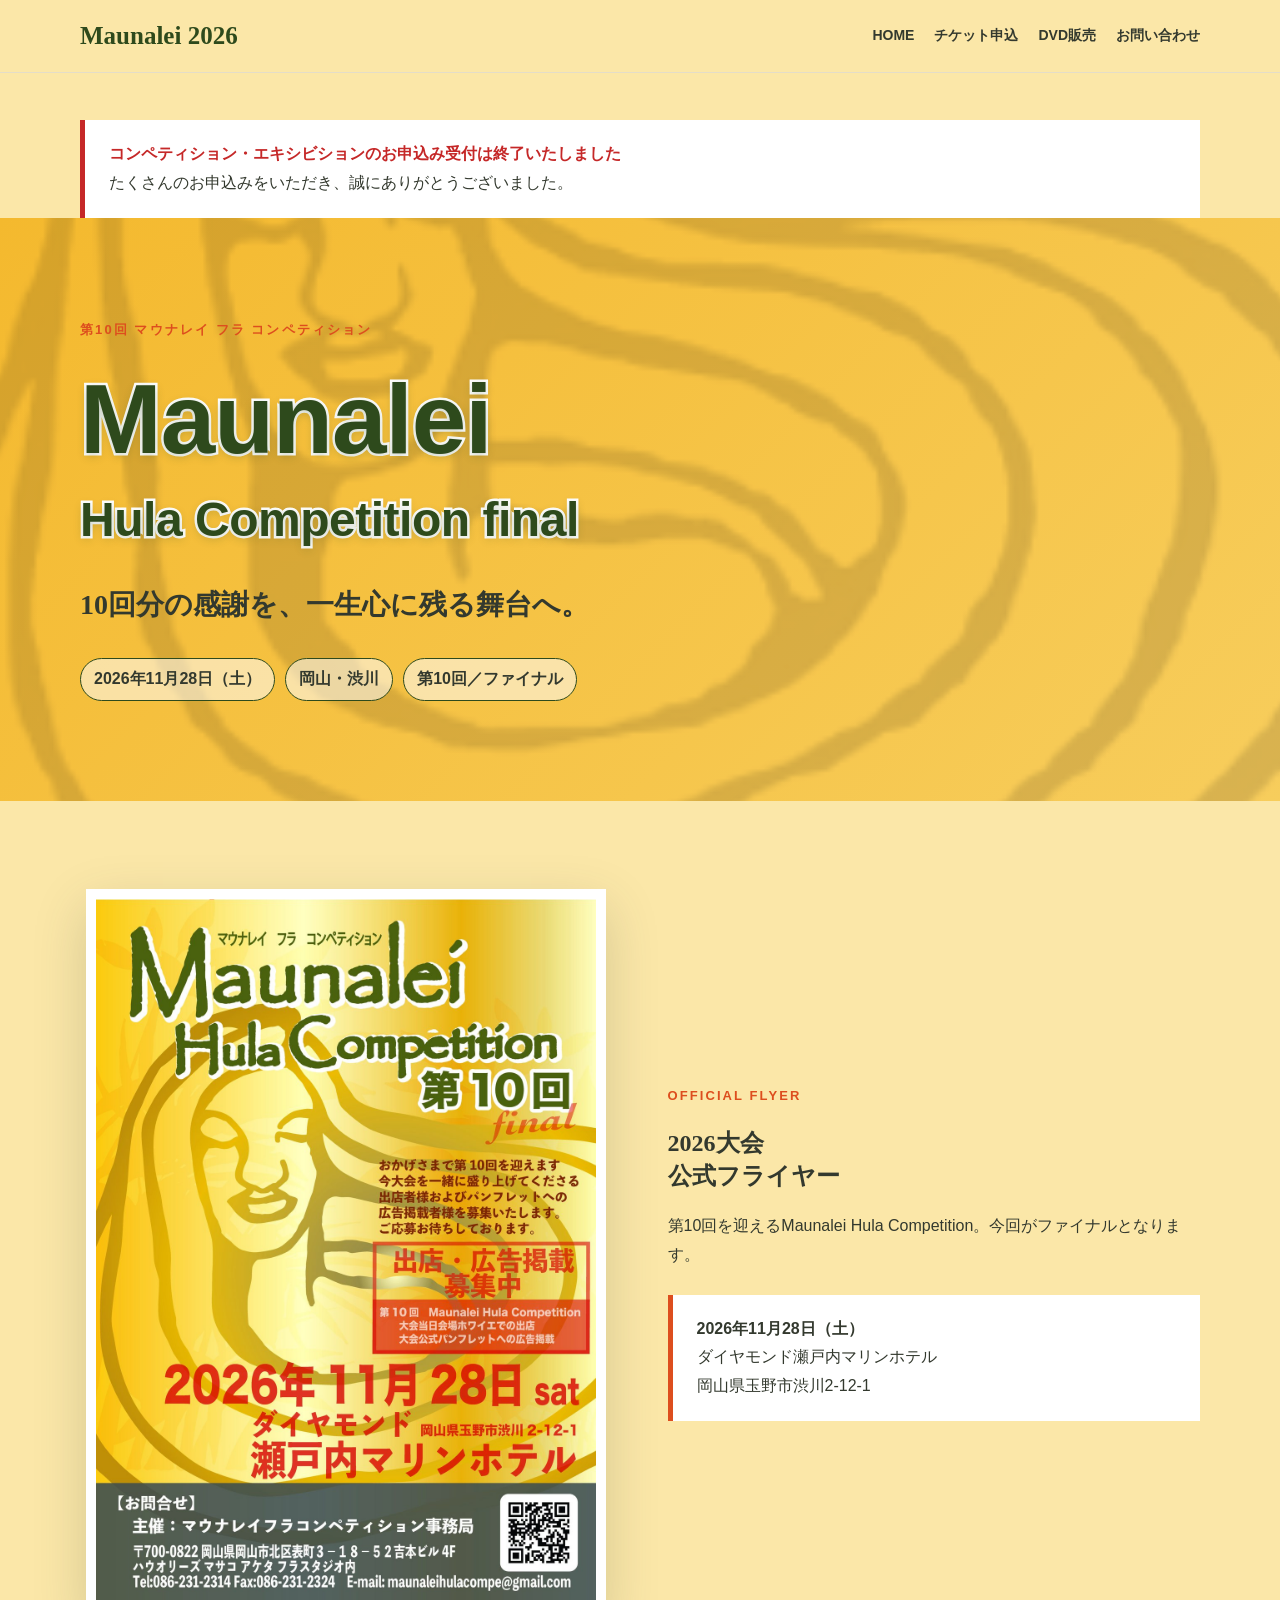
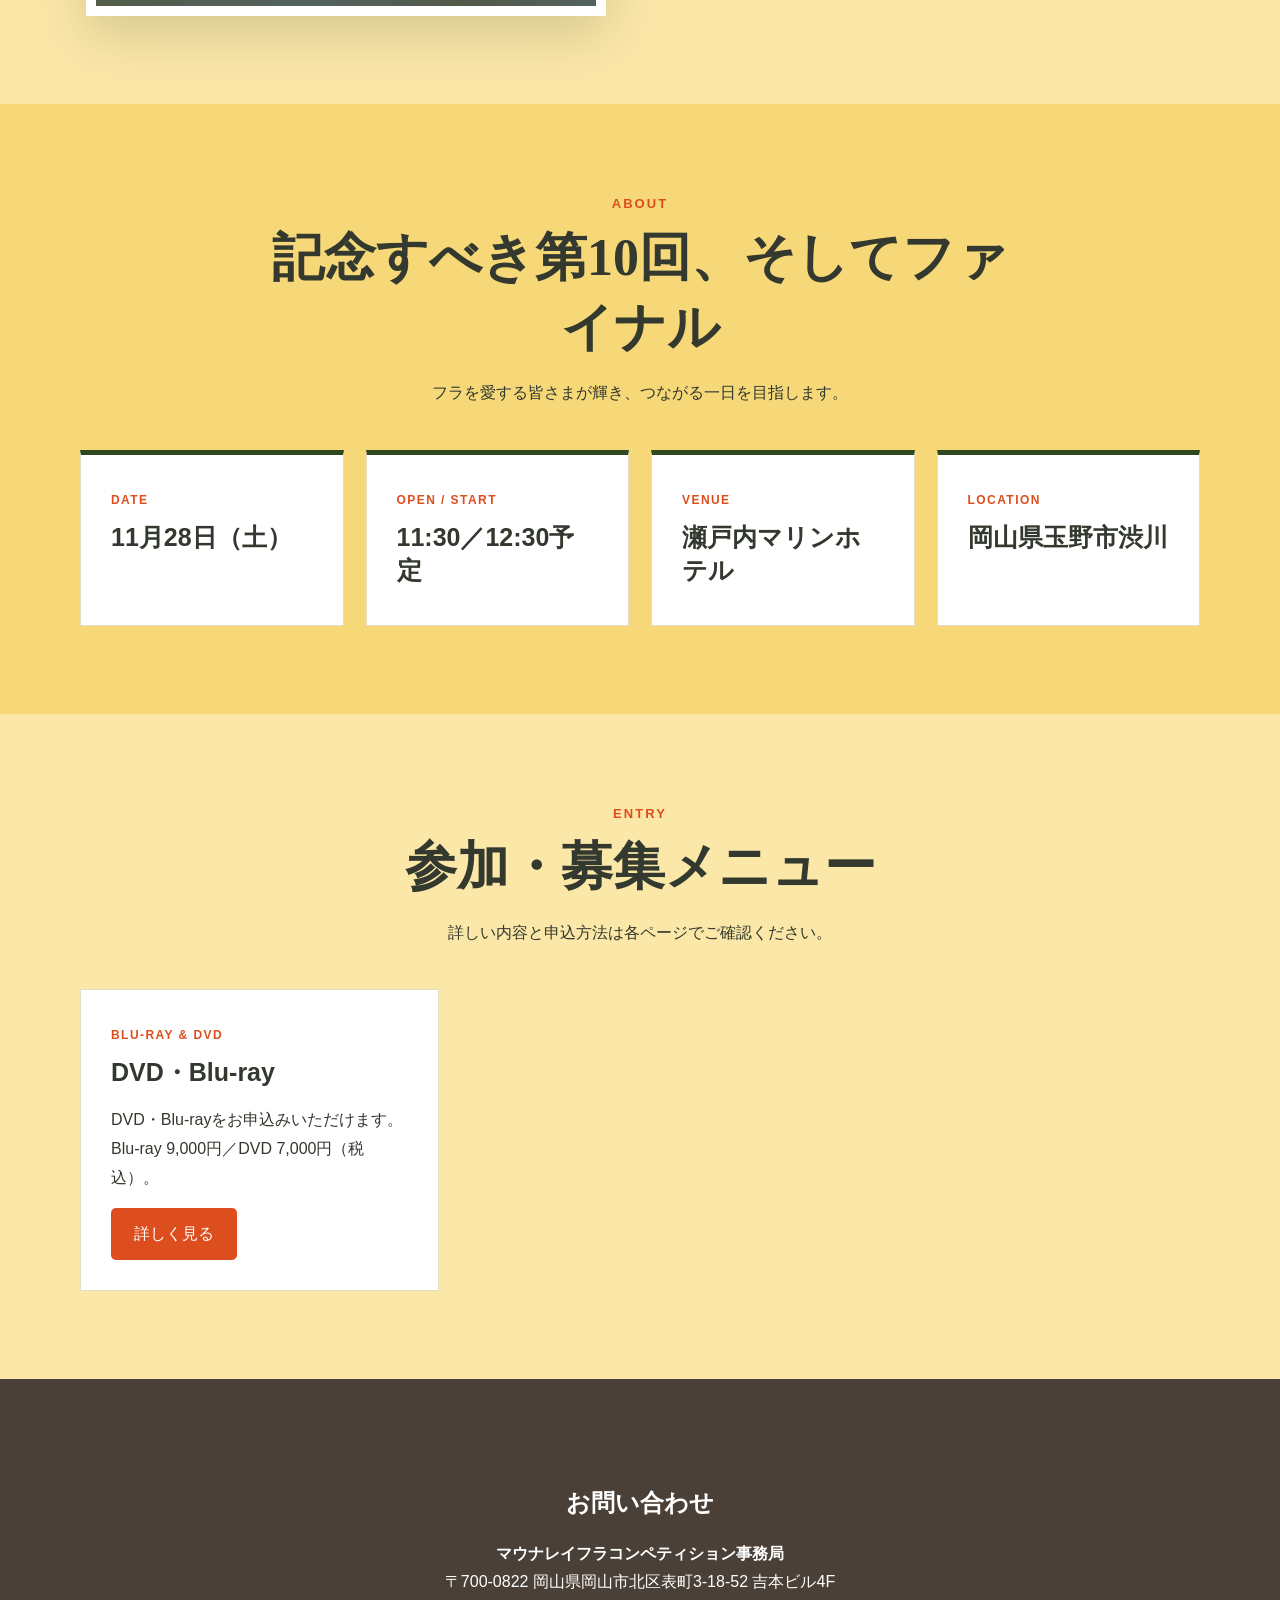
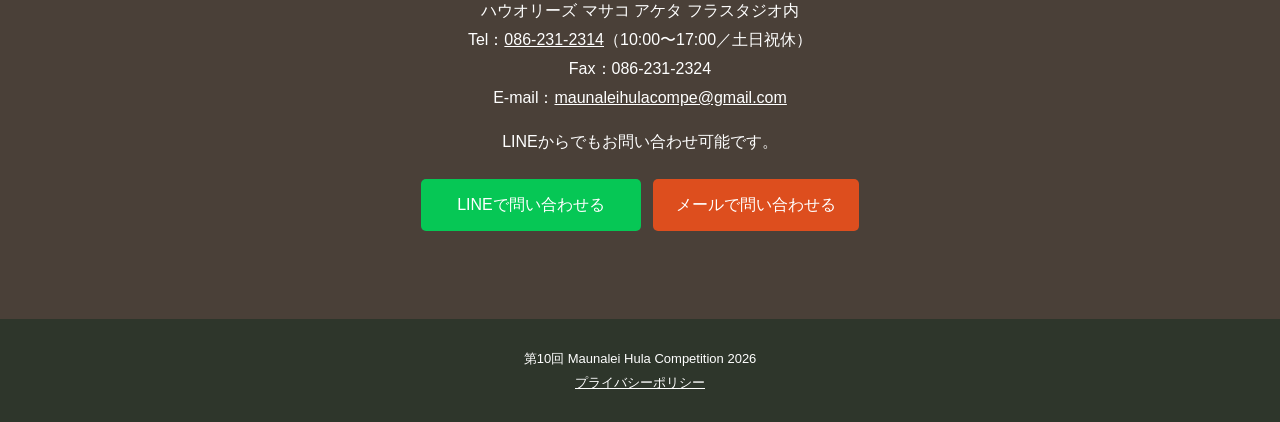
<file: 【Web公開用】このフォルダをNetlifyへアップロード/index.html>
<!doctype html><html lang="ja"><head><meta charset="utf-8"><meta name="viewport" content="width=device-width,initial-scale=1"><meta name="description" content="第10回 Maunalei Hula Competition 2026 公式サイト"><title>Maunalei Hula Competition 2026</title><link rel="canonical" href="https://maunalei2026.netlify.app/"><link rel="icon" href="assets/images/maunalei-illustration.png"><meta property="og:type" content="website"><meta property="og:locale" content="ja_JP"><meta property="og:site_name" content="Maunalei Hula Competition 2026"><meta property="og:title" content="Maunalei Hula Competition 2026"><meta property="og:description" content="第10回 Maunalei Hula Competition 2026 公式サイト。2026年11月28日（土）岡山県玉野市にて開催。"><meta property="og:url" content="https://maunalei2026.netlify.app/"><meta property="og:image" content="https://maunalei2026.netlify.app/assets/images/maunalei-flyer.jpg"><meta name="twitter:card" content="summary_large_image"><script type="application/ld+json">{"@context":"https://schema.org","@type":"Event","name":"第10回 Maunalei Hula Competition 2026","startDate":"2026-11-28T12:30:00+09:00","eventAttendanceMode":"https://schema.org/OfflineEventAttendanceMode","eventStatus":"https://schema.org/EventScheduled","location":{"@type":"Place","name":"ダイヤモンド瀬戸内マリンホテル","address":{"@type":"PostalAddress","streetAddress":"渋川2-12-1","addressLocality":"玉野市","addressRegion":"岡山県","addressCountry":"JP"}},"image":["https://maunalei2026.netlify.app/assets/images/maunalei-flyer.jpg"],"description":"第10回を迎えるMaunalei Hula Competition。今回がファイナルとなります。","offers":{"@type":"Offer","url":"https://maunalei2026.netlify.app/#contact","price":"7000","priceCurrency":"JPY","availability":"https://schema.org/InStock"},"organizer":{"@type":"Organization","name":"マウナレイフラコンペティション事務局","email":"maunaleihulacompe@gmail.com"}}</script><link rel="stylesheet" href="assets/css/style.css"><link rel="stylesheet" href="assets/css/themes.css"><link rel="stylesheet" href="assets/css/home-enhancements.css"></head><body class="theme-home">
<header class="site-header"><div class="wrap nav"><a class="brand" href="index.html">Maunalei 2026</a><button class="menu-button" aria-expanded="false" aria-label="メニューを開く">メニュー</button><nav class="nav-links" aria-label="メインナビゲーション"><a href="index.html">HOME</a><a href="ticket.html">チケット申込</a><a href="dvd.html">DVD販売</a><a href="#contact">お問い合わせ</a></nav></div></header>
<div class="wrap" style="padding:22px 0 0"><div class="notice" style="border-left-color:#c52828"><strong style="color:#c52828">コンペティション・エキシビションのお申込み受付は終了いたしました</strong><br>たくさんのお申込みをいただき、誠にありがとうございました。</div></div>
<main><section class="hero"><div class="wrap hero-grid"><div><div class="eyebrow">第10回 マウナレイ フラ コンペティション</div><h1>Maunalei<small>Hula Competition final</small></h1><p class="lead">10回分の感謝を、一生心に残る舞台へ。</p><div class="meta"><span class="pill">2026年11月28日（土）</span><span class="pill">岡山・渋川</span><span class="pill">第10回／ファイナル</span></div></div><img class="illustration" src="assets/images/maunalei-illustration.png" alt="マウナレイのイラスト"></div></section>
<section class="section"><div class="wrap split"><img class="flyer" src="assets/images/maunalei-flyer.jpg" alt="第10回 Maunalei Hula Competition 2026 フライヤー"><div><div class="eyebrow">OFFICIAL FLYER</div><h2>2026大会<br>公式フライヤー</h2><p>第10回を迎えるMaunalei Hula Competition。今回がファイナルとなります。</p><div class="notice"><strong>2026年11月28日（土）</strong><br>ダイヤモンド瀬戸内マリンホテル<br>岡山県玉野市渋川2-12-1</div></div></div></section>
<section class="section alt"><div class="wrap"><div class="section-head"><div class="eyebrow">ABOUT</div><h2>記念すべき第10回、そしてファイナル</h2><p>フラを愛する皆さまが輝き、つながる一日を目指します。</p></div><div class="grid-4 facts"><div class="card"><span class="tag">DATE</span><h3>11月28日（土）</h3></div><div class="card"><span class="tag">OPEN / START</span><h3>11:30／12:30予定</h3></div><div class="card"><span class="tag">VENUE</span><h3>瀬戸内マリンホテル</h3></div><div class="card"><span class="tag">LOCATION</span><h3>岡山県玉野市渋川</h3></div></div></div></section>
<section class="section"><div class="wrap"><div class="section-head"><div class="eyebrow">ENTRY</div><h2>参加・募集メニュー</h2><p>詳しい内容と申込方法は各ページでご確認ください。</p></div><div class="grid-3"><article class="card" data-close-from="2026-11-28T00:00:00+09:00"><span class="tag">TICKET</span><h3>観覧チケット</h3><p>大会当日の観覧チケットをお申込みいただけます。1枚 7,000円。</p><a class="button" href="ticket.html">詳しく見る</a></article><article class="card"><span class="tag">BLU-RAY & DVD</span><h3>DVD・Blu-ray</h3><p>DVD・Blu-rayをお申込みいただけます。Blu-ray 9,000円／DVD 7,000円（税込）。</p><a class="button" href="dvd.html">詳しく見る</a></article></div></div></section>
<section class="section dark contact" id="contact"><div class="wrap"><h2>お問い合わせ</h2><address><strong>マウナレイフラコンペティション事務局</strong><br>〒700-0822 岡山県岡山市北区表町3-18-52 吉本ビル4F<br>ハウオリーズ マサコ アケタ フラスタジオ内<br>Tel：<a href="tel:0862312314">086-231-2314</a>（10:00〜17:00／土日祝休）<br>Fax：086-231-2324<br>E-mail：<a href="mailto:maunaleihulacompe@gmail.com">maunaleihulacompe@gmail.com</a></address><p>LINEからでもお問い合わせ可能です。</p><div class="button-row"><a class="button line line-contact" href="https://lin.ee/UPihFSe" target="_blank" rel="noopener">LINEで問い合わせる</a><a class="button" href="mailto:maunaleihulacompe@gmail.com?subject=Maunalei 2026について">メールで問い合わせる</a></div></div></section></main>
<footer class="site-footer"><div>第10回 Maunalei Hula Competition 2026</div><a href="privacy.html">プライバシーポリシー</a></footer><script src="assets/js/main.js"></script></body></html>
</file>
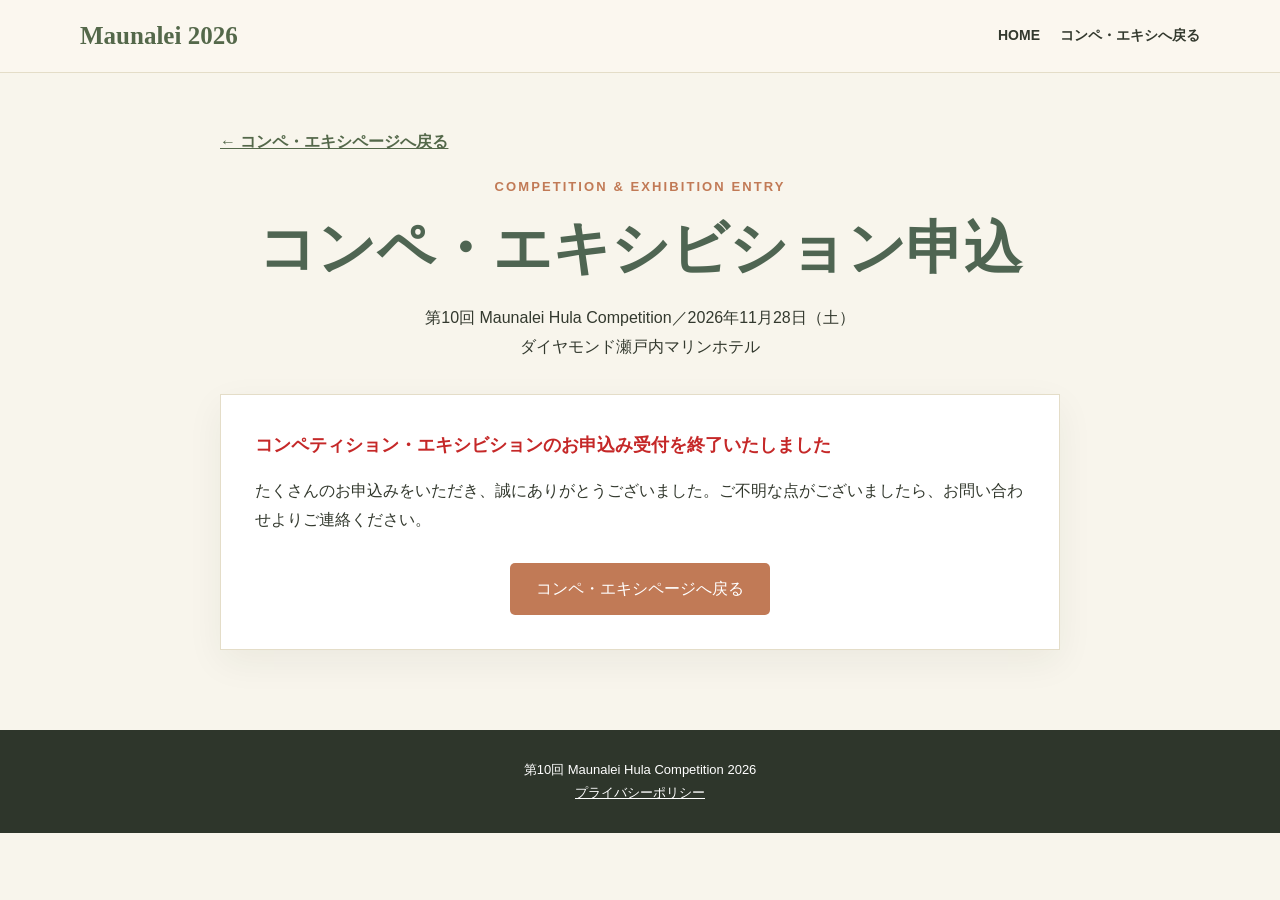
<file: 【Web公開用】このフォルダをNetlifyへアップロード/apply-competition.html>
<!doctype html><html lang="ja"><head><meta charset="utf-8"><meta name="viewport" content="width=device-width,initial-scale=1"><title>コンペ・エキシビション申込｜Maunalei 2026</title><link rel="icon" href="assets/images/maunalei-illustration.png"><link rel="stylesheet" href="assets/css/style.css"><link rel="stylesheet" href="assets/css/themes.css"><link rel="stylesheet" href="assets/css/forms.css"><link rel="stylesheet" href="assets/css/postal.css"></head><body class="theme-competition form-page"><header class="site-header"><div class="wrap nav"><a class="brand" href="index.html">Maunalei 2026</a><nav class="nav-links"><a href="index.html">HOME</a><a href="competition.html">コンペ・エキシへ戻る</a></nav></div></header><main class="form-shell"><a class="back-link" href="competition.html">← コンペ・エキシページへ戻る</a><div class="form-intro"><div class="eyebrow">COMPETITION &amp; EXHIBITION ENTRY</div><h1>コンペ・エキシビション申込</h1><p>第10回 Maunalei Hula Competition／2026年11月28日（土）<br>ダイヤモンド瀬戸内マリンホテル</p></div>
<section class="form-card"><p style="color:#c52828;font-weight:700;font-size:18px;margin:0 0 12px">コンペティション・エキシビションのお申込み受付を終了いたしました</p><p>たくさんのお申込みをいただき、誠にありがとうございました。ご不明な点がございましたら、お問い合わせよりご連絡ください。</p><div class="submit-row"><a class="button" href="competition.html">コンペ・エキシページへ戻る</a></div></section></main><footer class="site-footer"><div>第10回 Maunalei Hula Competition 2026</div><a href="privacy.html">プライバシーポリシー</a></footer></body></html>
</file>
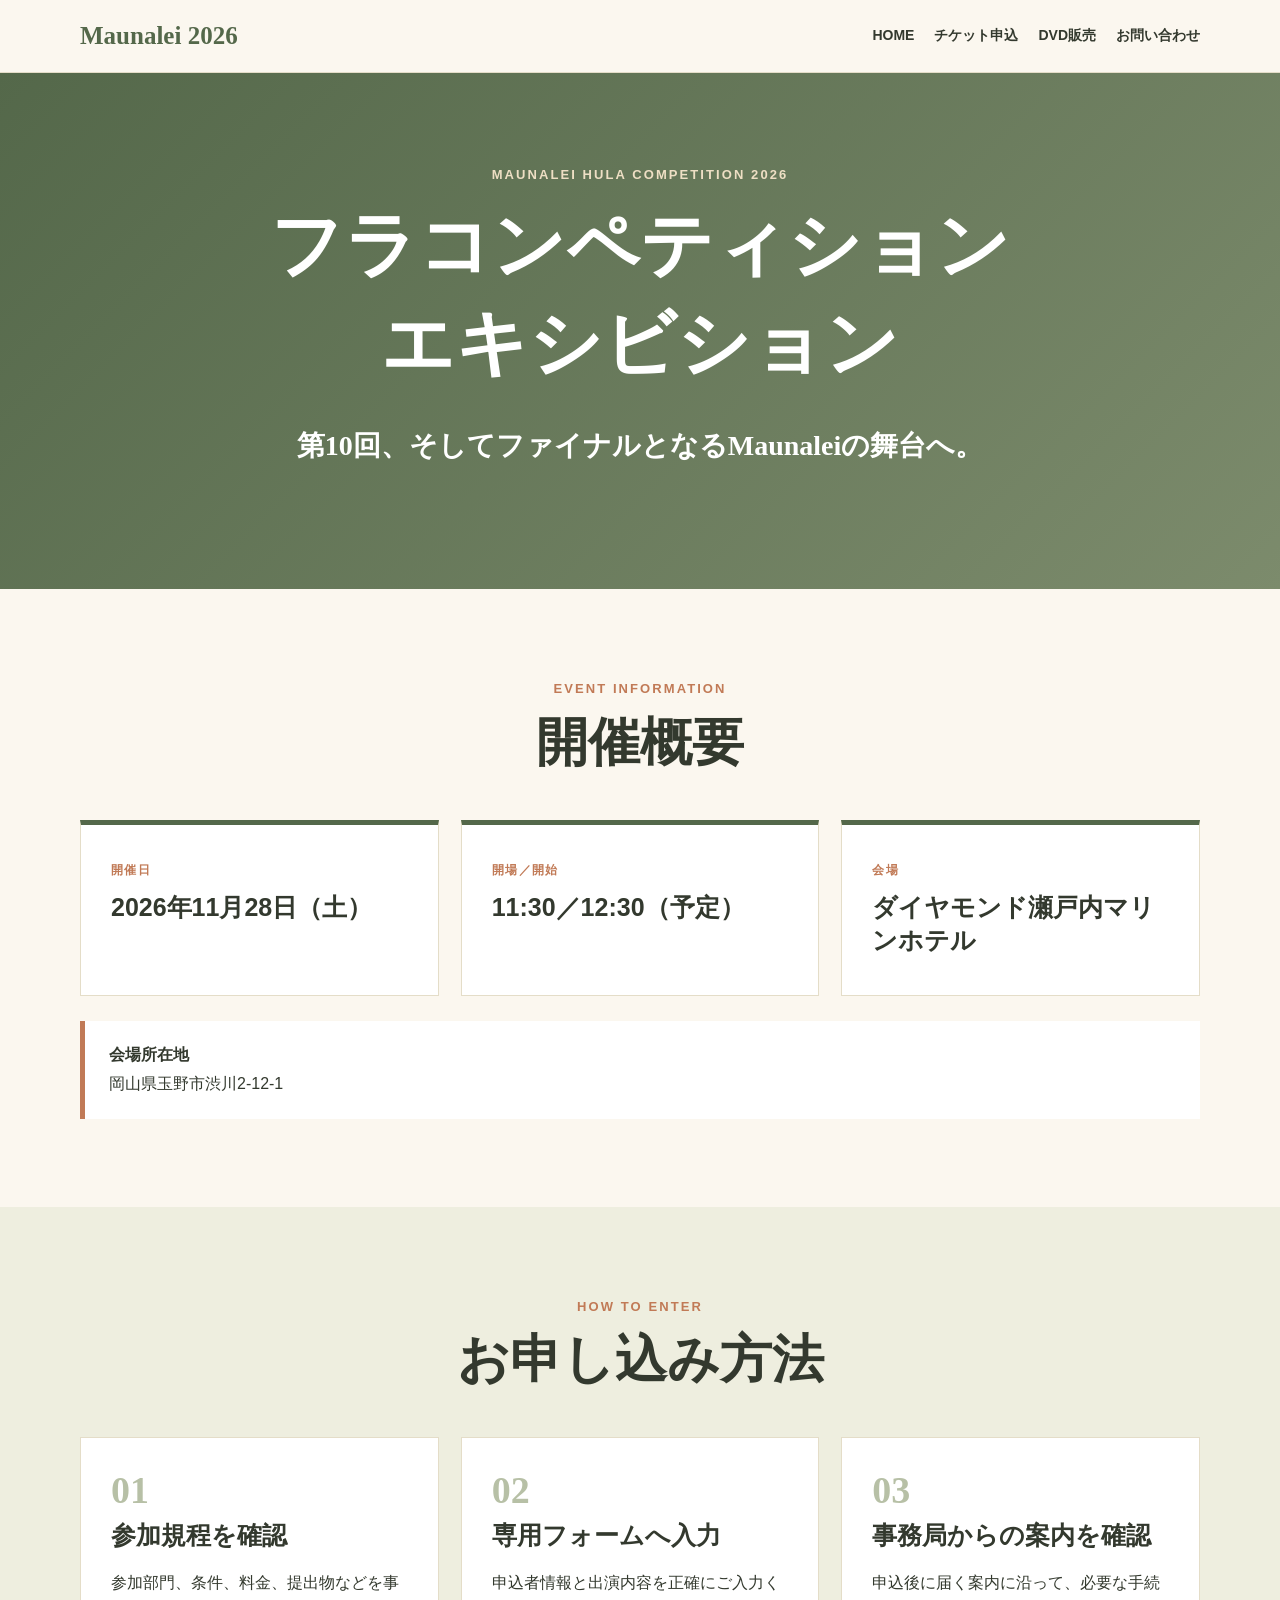
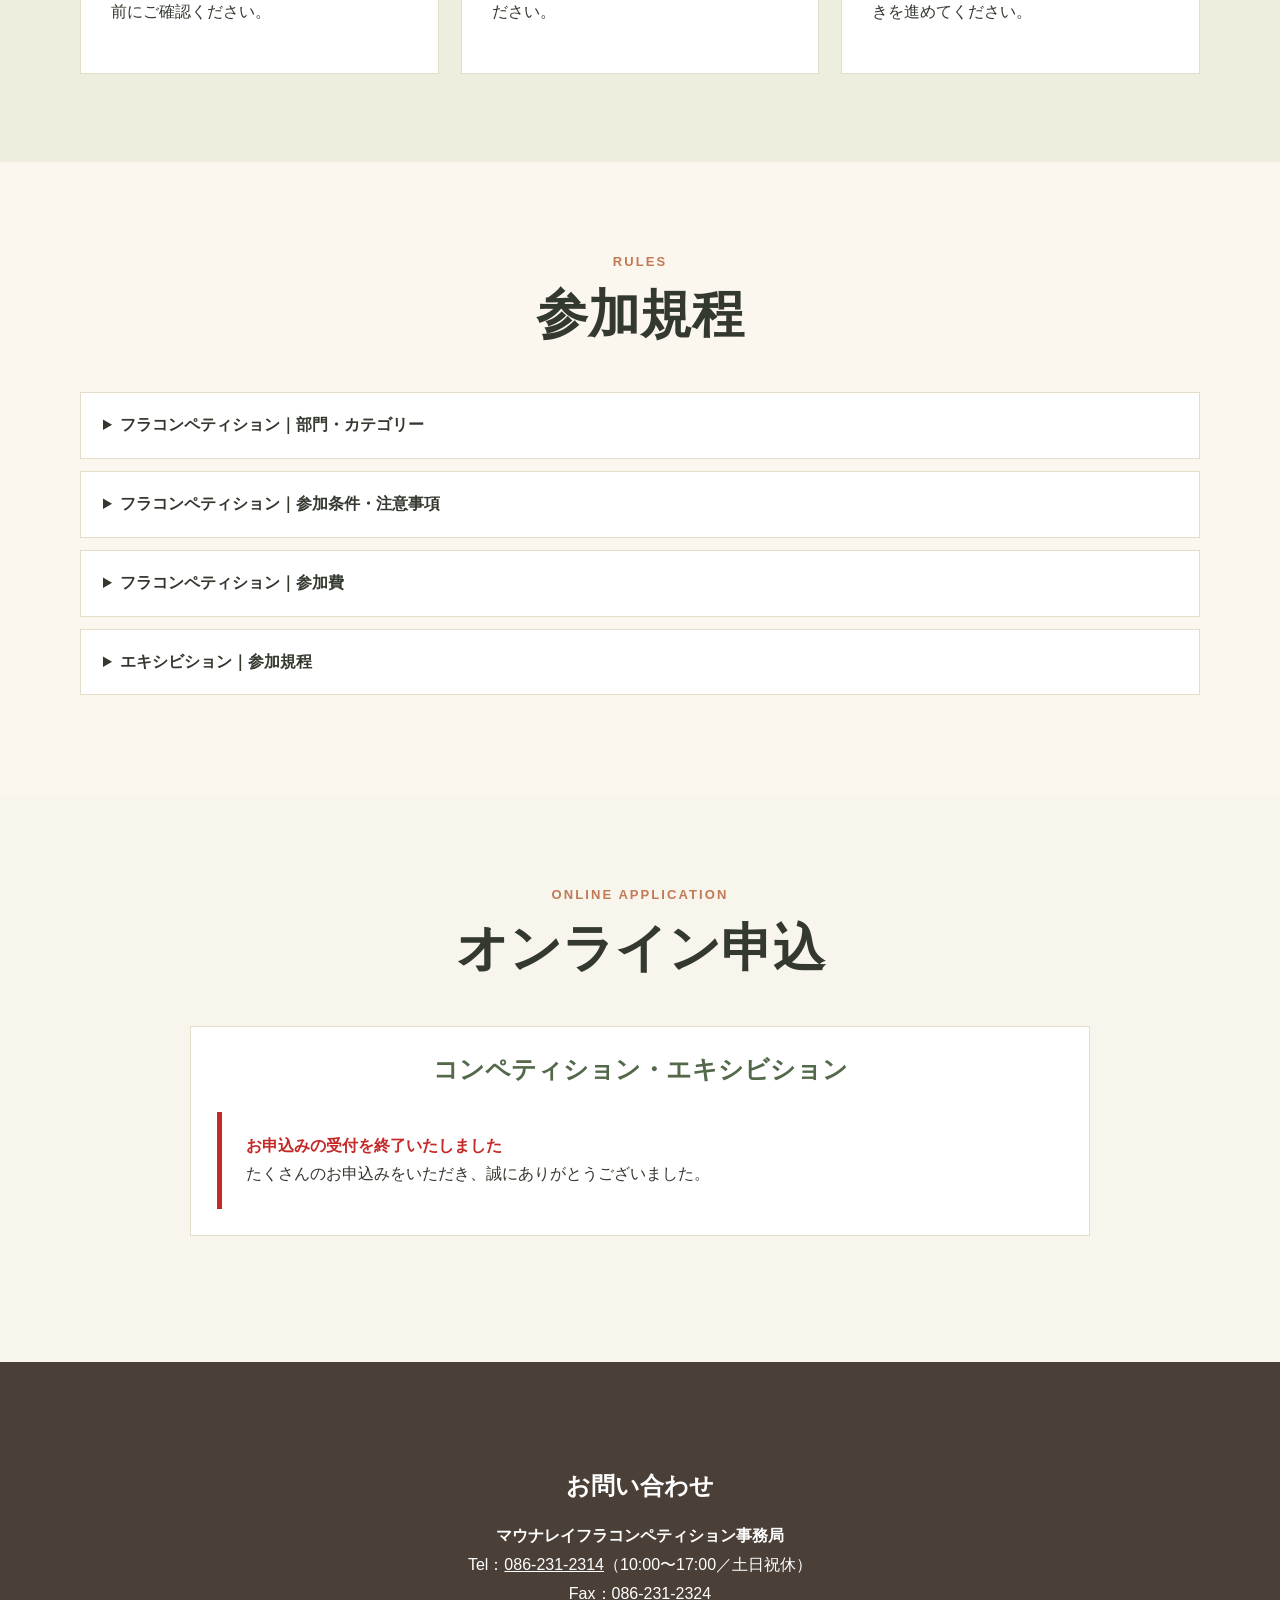
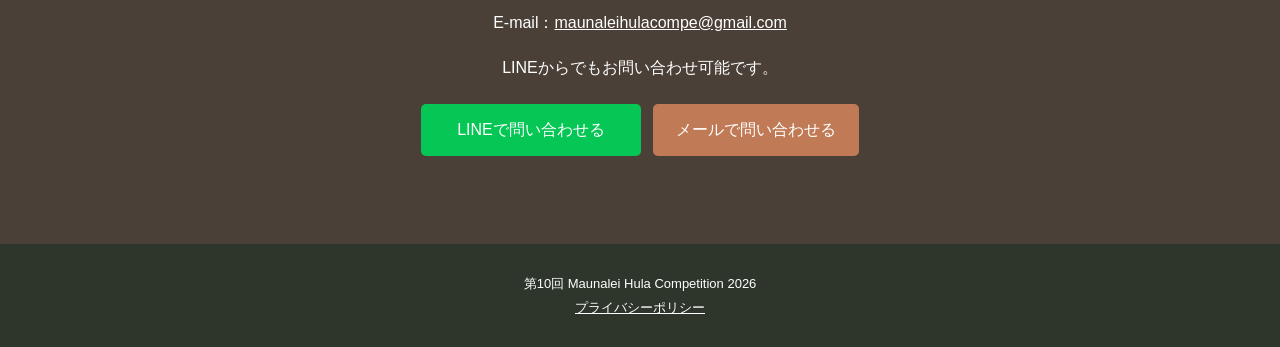
<file: 【Web公開用】このフォルダをNetlifyへアップロード/competition.html>
<!doctype html><html lang="ja"><head><meta charset="utf-8"><meta name="viewport" content="width=device-width,initial-scale=1"><meta name="description" content="Maunalei 2026 フラコンペティション・エキシビション参加案内"><title>コンペティション・エキシビション｜Maunalei 2026</title><link rel="canonical" href="https://maunalei2026.netlify.app/competition.html"><link rel="icon" href="assets/images/maunalei-illustration.png"><meta property="og:type" content="website"><meta property="og:locale" content="ja_JP"><meta property="og:site_name" content="Maunalei Hula Competition 2026"><meta property="og:title" content="コンペティション・エキシビション｜Maunalei 2026"><meta property="og:description" content="Maunalei 2026 フラコンペティション・エキシビション参加案内"><meta property="og:url" content="https://maunalei2026.netlify.app/competition.html"><meta property="og:image" content="https://maunalei2026.netlify.app/assets/images/maunalei-flyer.jpg"><meta name="twitter:card" content="summary_large_image"><link rel="stylesheet" href="assets/css/style.css"><link rel="stylesheet" href="assets/css/themes.css"><link rel="stylesheet" href="assets/css/embedded-forms.css"></head><body class="theme-competition">
<header class="site-header"><div class="wrap nav"><a class="brand" href="index.html">Maunalei 2026</a><button class="menu-button" aria-expanded="false" aria-label="メニューを開く">メニュー</button><nav class="nav-links"><a href="index.html">HOME</a><a href="ticket.html">チケット申込</a><a href="dvd.html">DVD販売</a><a href="#contact">お問い合わせ</a></nav></div></header>
<main><section class="page-hero"><div class="wrap"><div class="eyebrow">MAUNALEI HULA COMPETITION 2026</div><h1>フラコンペティション<br>エキシビション</h1><p class="lead">第10回、そしてファイナルとなるMaunaleiの舞台へ。</p></div></section>
<section class="section"><div class="wrap"><div class="section-head"><div class="eyebrow">EVENT INFORMATION</div><h2>開催概要</h2></div><div class="grid-3 facts"><div class="card"><span class="tag">開催日</span><h3>2026年11月28日（土）</h3></div><div class="card"><span class="tag">開場／開始</span><h3>11:30／12:30（予定）</h3></div><div class="card"><span class="tag">会場</span><h3>ダイヤモンド瀬戸内マリンホテル</h3></div></div><div class="notice"><strong>会場所在地</strong><br>岡山県玉野市渋川2-12-1</div></div></section>
<section class="section alt"><div class="wrap"><div class="section-head"><div class="eyebrow">HOW TO ENTER</div><h2>お申し込み方法</h2></div><div class="grid-3 steps"><div class="card step"><h3>参加規程を確認</h3><p>参加部門、条件、料金、提出物などを事前にご確認ください。</p></div><div class="card step"><h3>専用フォームへ入力</h3><p>申込者情報と出演内容を正確にご入力ください。</p></div><div class="card step"><h3>事務局からの案内を確認</h3><p>申込後に届く案内に沿って、必要な手続きを進めてください。</p></div></div></div></section>
<section class="section" id="rules"><div class="wrap"><div class="section-head"><div class="eyebrow">RULES</div><h2>参加規程</h2></div><details><summary>フラコンペティション｜部門・カテゴリー</summary><div class="detail"><p><strong>グループ部門</strong>（アウアナのみ／1グループ3名以上）</p><ul class="check-list"><li>Kupuna（おおよそ58歳以上・女性）</li><li>Lokomaikai（おおよそ35〜58歳・女性）</li><li>Wahine（おおよそ20〜35歳・女性）</li><li>Opio（おおよそ12〜20歳・女性）</li><li>Kaikamahine（おおよそ6〜15歳・女性）</li><li>Kane（おおよそ15歳以上・男性）</li><li>Keiki Kane（おおよそ6〜15歳・男性）</li><li>Combine（年齢自由・混合）</li></ul><p><strong>ソロ部門</strong>（アウアナのみ／Combineを除く同カテゴリー）</p><p>年齢は2026年11月28日現在で判定します。</p></div></details><details><summary>フラコンペティション｜参加条件・注意事項</summary><div class="detail"><ul class="check-list"><li>ダンサーは日本在住であること。</li><li>クムフラ（先生または代表者）はダンサーとして出場できません。</li><li>同一人物が複数カテゴリーに出場することはできません（グループとソロの併願は可）。</li><li>各ハーラウのエントリーは1カテゴリーにつき1組までです。</li><li>音源はCDのみです。</li><li>造花・人工の花材は使用できません。</li><li>お申込み後、ファクトシート・デモ音源CD・参加者名簿・写真などの必要書類をご提出いただきます。</li><li>ハワイからジャッジをお迎えする予定です（後日発表）。</li><li>同カテゴリーで曲目が重複する場合は、お申込み順とします。</li><li>演技構成はKai（入場曲）・Mele（メイン曲）・Hoi（退場曲）です。</li><li>演技時間は8分間以内です。超過した場合は減点の対象となります。</li></ul></div></details><details><summary>フラコンペティション｜参加費</summary><div class="detail"><ul class="check-list"><li>ハーラウエントリー代：各ハーラウ 20,000円（コンペティションに出場するハーラウのみ対象です。エキシビションのみの出演には不要です）</li><li>カテゴリー別エントリー代：グループ1カテゴリー 50,000円／ソロ1カテゴリー 50,000円</li></ul></div></details><details><summary>エキシビション｜参加規程</summary><div class="detail"><ul class="check-list"><li>1グループごとの参加人数は問いません。</li><li>音源は原則CDのみです。</li><li>1曲5分間以内です。</li><li>1ハーラウにつき1枠までです。</li><li>当日午前中にリハーサル（場当たりのみ）を予定しています。</li><li>エキシビションステージでもジャッジからコメントをいただく予定です。</li><li>出演者用の観覧席はございません。別途、観覧チケットをお買い求めください。</li><li>参加費：1曲 30,000円</li></ul></div></details></div></section>
<section class="section embedded-forms" id="application"><div class="wrap"><div class="section-head"><div class="eyebrow">ONLINE APPLICATION</div><h2>オンライン申込</h2></div><div class="application-block"><h3>コンペティション・エキシビション</h3><div class="notice" style="border-left-color:#c52828"><strong style="color:#c52828">お申込みの受付を終了いたしました</strong><br>たくさんのお申込みをいただき、誠にありがとうございました。</div></div></div></section><!-- application-end --><section class="section dark contact" id="contact"><div class="wrap"><h2>お問い合わせ</h2><address><strong>マウナレイフラコンペティション事務局</strong><br>Tel：<a href="tel:0862312314">086-231-2314</a>（10:00〜17:00／土日祝休）<br>Fax：086-231-2324<br>E-mail：<a href="mailto:maunaleihulacompe@gmail.com">maunaleihulacompe@gmail.com</a></address><p>LINEからでもお問い合わせ可能です。</p><div class="button-row"><a class="button line line-contact" href="https://lin.ee/UPihFSe" target="_blank" rel="noopener">LINEで問い合わせる</a><a class="button" href="mailto:maunaleihulacompe@gmail.com?subject=2026年 コンペ・エキシビションについて">メールで問い合わせる</a></div></div></section></main><footer class="site-footer"><div>第10回 Maunalei Hula Competition 2026</div><a href="privacy.html">プライバシーポリシー</a></footer><script src="assets/js/main.js"></script></body></html>
</file>
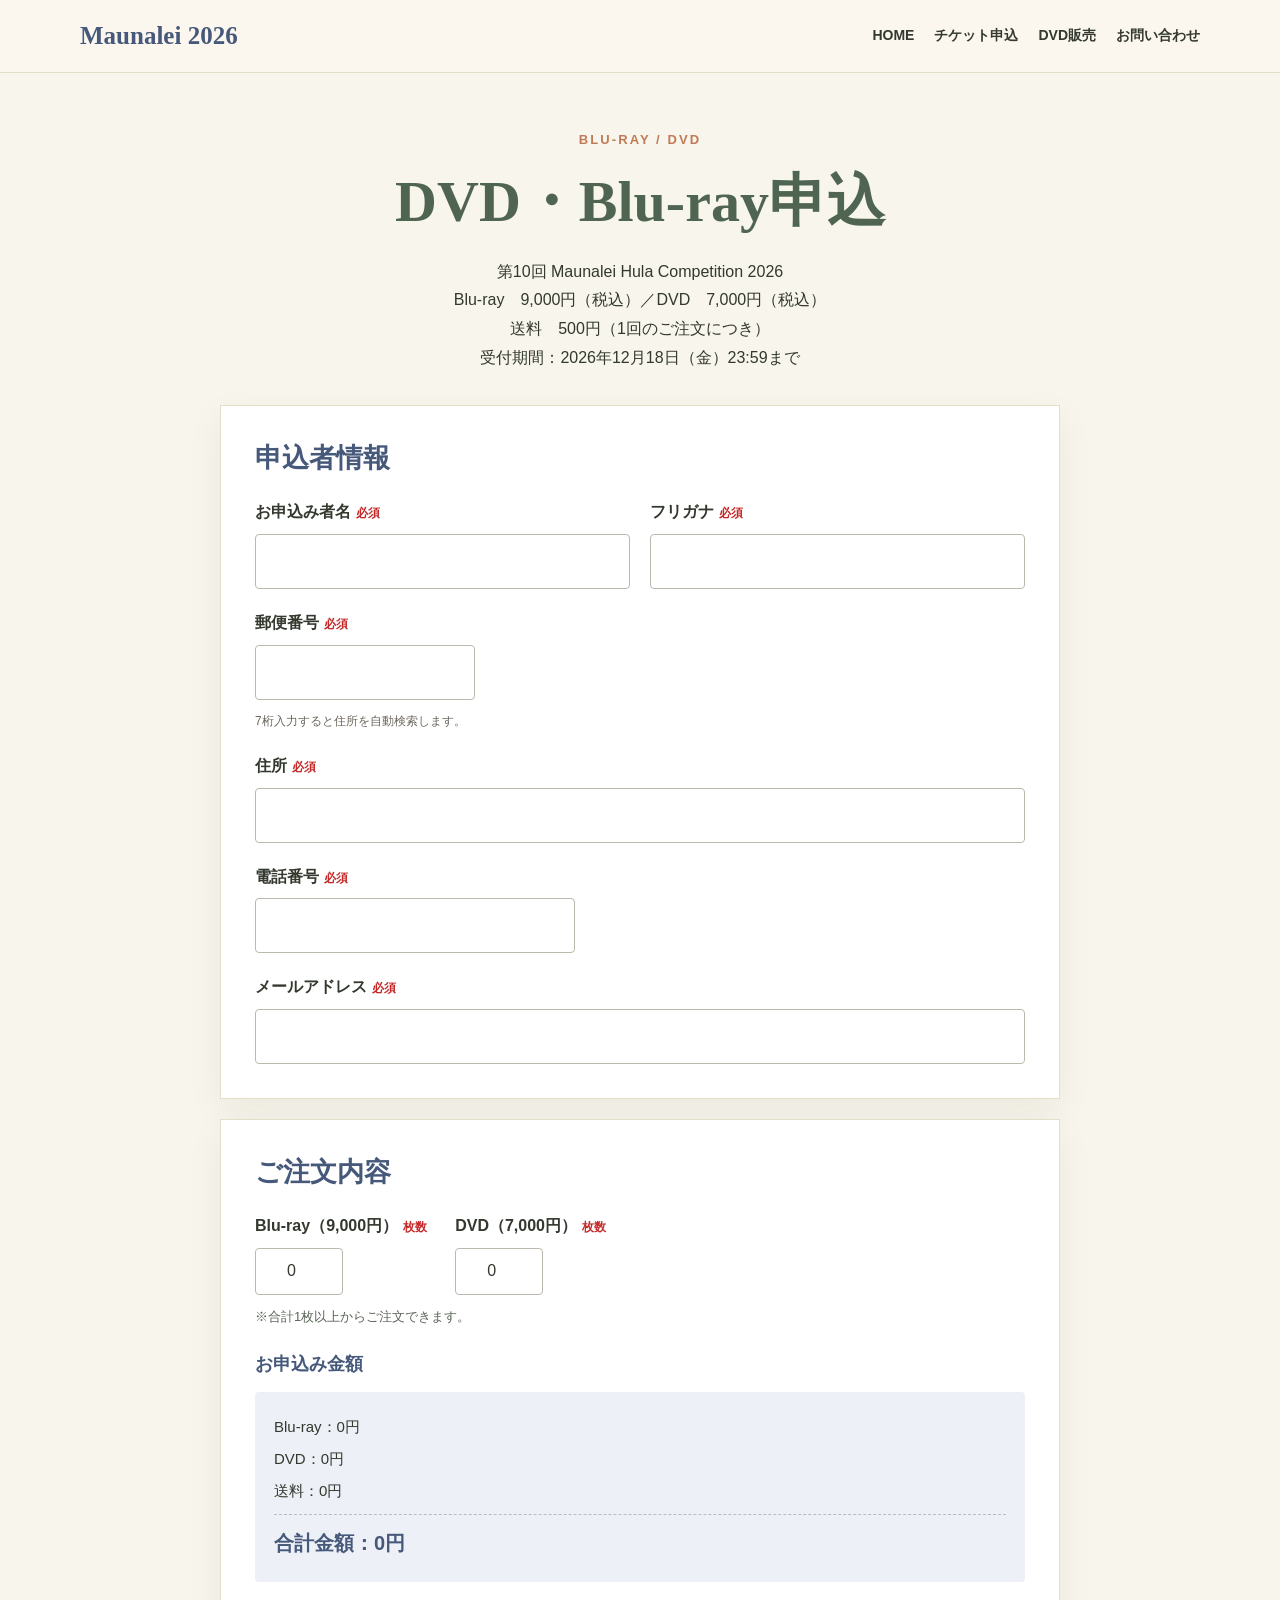
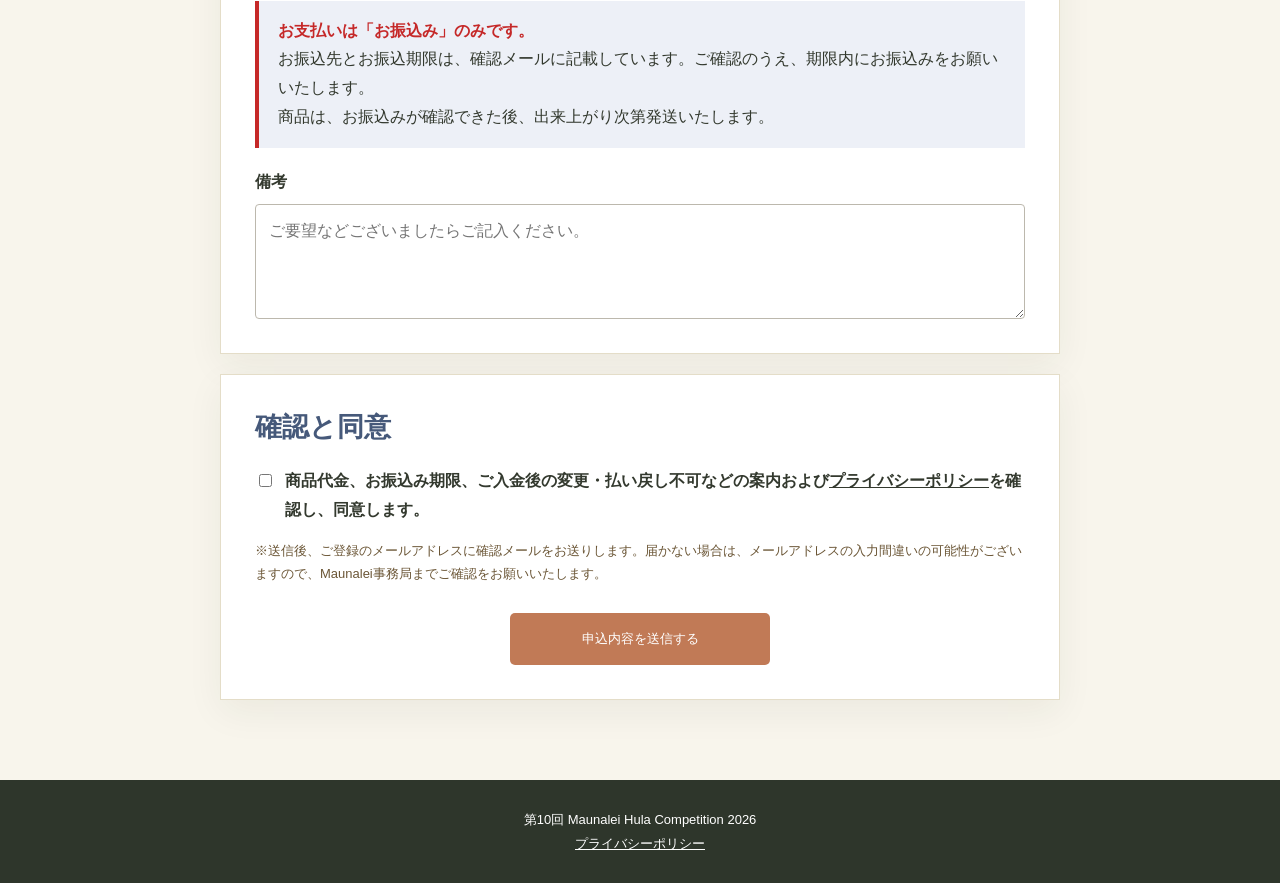
<file: 【Web公開用】このフォルダをNetlifyへアップロード/dvd.html>
<!doctype html><html lang="ja"><head><meta charset="utf-8"><meta name="viewport" content="width=device-width,initial-scale=1"><meta name="description" content="第10回 Maunalei Hula Competition 2026 DVD・Blu-rayのお申込み"><title>DVD・Blu-ray申込｜Maunalei 2026</title><link rel="canonical" href="https://maunalei2026.netlify.app/dvd.html"><link rel="icon" href="assets/images/maunalei-illustration.png"><meta property="og:type" content="website"><meta property="og:locale" content="ja_JP"><meta property="og:site_name" content="Maunalei Hula Competition 2026"><meta property="og:title" content="DVD・Blu-ray申込｜Maunalei 2026"><meta property="og:description" content="第10回 Maunalei Hula Competition 2026 DVD・Blu-rayのお申込み"><meta property="og:url" content="https://maunalei2026.netlify.app/dvd.html"><meta property="og:image" content="https://maunalei2026.netlify.app/assets/images/maunalei-flyer.jpg"><meta name="twitter:card" content="summary_large_image"><link rel="stylesheet" href="assets/css/style.css"><link rel="stylesheet" href="assets/css/themes.css"><link rel="stylesheet" href="assets/css/forms.css"><link rel="stylesheet" href="assets/css/postal.css"><style>.qty-row{display:flex;flex-wrap:wrap;gap:16px 28px}.qty-row .field{width:auto}.qty-row .field input{width:5.5em;padding:8px 10px;text-align:center;font-size:16px}</style></head><body class="theme-dvd form-page">
<header class="site-header"><div class="wrap nav"><a class="brand" href="index.html">Maunalei 2026</a><button class="menu-button" aria-expanded="false" aria-label="メニューを開く">メニュー</button><nav class="nav-links" aria-label="メインナビゲーション"><a href="index.html">HOME</a><a href="ticket.html">チケット申込</a><a href="dvd.html">DVD販売</a><a href="#contact">お問い合わせ</a></nav></div></header>
<main class="form-shell"><div class="form-intro"><div class="eyebrow">BLU-RAY / DVD</div><h1>DVD・Blu-ray申込</h1><p>第10回 Maunalei Hula Competition 2026<br>Blu-ray　9,000円（税込）／DVD　7,000円（税込）<br>送料　500円（1回のご注文につき）<br>受付期間：2026年12月18日（金）23:59まで</p></div>
<div id="dvdClosed" style="display:none"><section class="form-card"><h2>ご注文の受付は終了しました</h2><div class="form-note" style="border-left-color:#c52828"><strong style="color:#c52828">DVD・Blu-rayのお申込み受付は、2026年12月18日（金）23:59をもって終了いたしました。</strong><br>ご不明な点は、事務局までお問い合わせください。</div><p style="margin-top:18px;font-size:18px;font-weight:700">マウナレイフラコンペティション事務局<br>Tel：<a href="tel:0862312314">086-231-2314</a></p><p style="font-size:14px;color:#5c6559">受付時間：10:00〜17:00（土日祝休）</p></section></div>
<form id="dvdForm" data-application-form data-endpoint="https://script.google.com/macros/s/AKfycbw7KY9fPg0mv81CqtZXrT9VL-wECksbl3kH8fdO5yrPOj6KPlvKmMsAXlHDS20a4E1LGg/exec" action="https://script.google.com/macros/s/AKfycbw7KY9fPg0mv81CqtZXrT9VL-wECksbl3kH8fdO5yrPOj6KPlvKmMsAXlHDS20a4E1LGg/exec" method="post" target="submission-frame"><input type="hidden" name="formType" value="dvd"><section class="form-card"><h2>申込者情報</h2><div class="fields"><div class="field"><label>お申込み者名<span class="required">必須</span></label><input name="applicantName" required></div><div class="field"><label>フリガナ<span class="required">必須</span></label><input name="furigana" required></div><div class="field full postal-compact"><label>郵便番号<span class="required">必須</span></label><input name="postalCode" inputmode="numeric" required></div><div class="field full"><label>住所<span class="required">必須</span></label><input name="address" required></div><div class="field full phone-compact"><label>電話番号<span class="required">必須</span></label><input name="phone" type="tel" required></div><div class="field full"><label>メールアドレス<span class="required">必須</span></label><input name="email" type="email" required></div></div></section>
<section class="form-card"><h2>ご注文内容</h2><div class="qty-row"><div class="field"><label>Blu-ray（9,000円）<span class="required">枚数</span></label><input name="blurayQty" id="blurayQty" type="number" min="0" max="50" step="1" value="0" required></div><div class="field"><label>DVD（7,000円）<span class="required">枚数</span></label><input name="dvdQty" id="dvdQty" type="number" min="0" max="50" step="1" value="0" required></div></div><p style="margin-top:10px;font-size:13px;color:#5c6559">※合計1枚以上からご注文できます。</p><div class="field full" style="margin-top:20px"><span class="fieldset-title">お申込み金額</span><div class="fee-breakdown"><p>Blu-ray：<span id="blurayLine">0円</span></p><p>DVD：<span id="dvdLine">0円</span></p><p>送料：<span id="shipLine">0円</span></p><p class="fee-total">合計金額：<span id="dvdTotal">0円</span></p></div><div class="form-note" style="margin-top:12px;border-left-color:#c52828"><strong style="color:#c52828">お支払いは「お振込み」のみです。</strong><br>お振込先とお振込期限は、確認メールに記載しています。ご確認のうえ、期限内にお振込みをお願いいたします。<br>商品は、お振込みが確認できた後、出来上がり次第発送いたします。</div></div><div class="field full" style="margin-top:20px"><label>備考</label><textarea name="notes" placeholder="ご要望などございましたらご記入ください。"></textarea></div></section>
<section class="form-card"><h2>確認と同意</h2><label class="agreement"><input type="checkbox" name="agreement" value="同意する" required><span>商品代金、お振込み期限、ご入金後の変更・払い戻し不可などの案内および<a href="privacy.html" target="_blank" rel="noopener">プライバシーポリシー</a>を確認し、同意します。</span></label><p style="margin-top:14px;font-size:13px;color:#6b5636">※送信後、ご登録のメールアドレスに確認メールをお送りします。届かない場合は、メールアドレスの入力間違いの可能性がございますので、Maunalei事務局までご確認をお願いいたします。</p><div class="submit-row"><button class="button" type="submit">申込内容を送信する</button></div><p class="form-status" role="status"></p></section></form><iframe name="submission-frame" hidden></iframe></main><footer class="site-footer"><div>第10回 Maunalei Hula Competition 2026</div><a href="privacy.html">プライバシーポリシー</a></footer><script>(function(){
  var b=document.getElementById('blurayQty');
  var d=document.getElementById('dvdQty');
  var form=document.getElementById('dvdForm');
  function yen(n){return n.toLocaleString('ja-JP')+'円'}
  function count(el){var n=parseInt(el.value,10);return n>0?n:0}
  function update(){
    var nb=count(b),nd=count(d);
    var items=nb*9000+nd*7000;
    var ship=items>0?500:0;
    document.getElementById('blurayLine').textContent=nb>0?'9,000円 × '+nb+'枚 ＝ '+yen(nb*9000):'0円';
    document.getElementById('dvdLine').textContent=nd>0?'7,000円 × '+nd+'枚 ＝ '+yen(nd*7000):'0円';
    document.getElementById('shipLine').textContent=yen(ship);
    document.getElementById('dvdTotal').textContent=yen(items+ship);
    var msg=(nb+nd)<1?'Blu-ray・DVDの合計で1枚以上入力してください。':'';
    b.setCustomValidity(msg);
    d.setCustomValidity('');
  }
  if(new Date().getTime()>=new Date('2026-12-19T00:00:00+09:00').getTime()){
    form.style.display='none';
    document.getElementById('dvdClosed').style.display='block';
  }
  b.addEventListener('input',update);
  d.addEventListener('input',update);
  form.addEventListener('reset',function(){setTimeout(update,0)});
  update();
})();</script><script src="assets/js/forms.js"></script><script src="assets/js/main.js"></script></body></html>
</file>
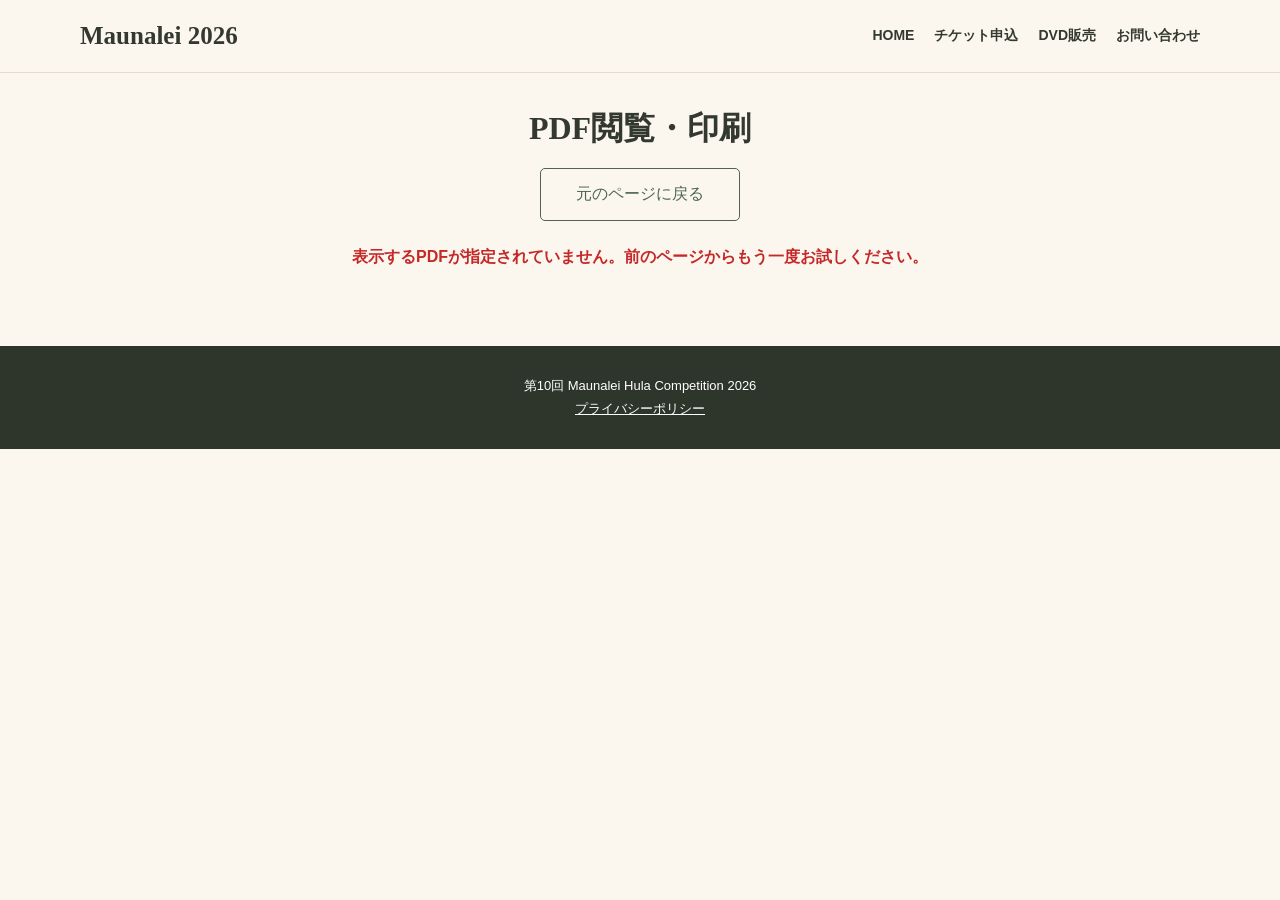
<file: 【Web公開用】このフォルダをNetlifyへアップロード/pdf-viewer.html>
<!doctype html><html lang="ja"><head><meta charset="utf-8"><meta name="viewport" content="width=device-width,initial-scale=1"><meta name="robots" content="noindex"><title>PDF閲覧・印刷｜Maunalei 2026</title><link rel="icon" href="assets/images/maunalei-illustration.png"><link rel="stylesheet" href="assets/css/style.css"><link rel="stylesheet" href="assets/css/themes.css">
<style>
.pdf-shell{padding:34px 0 56px}
.pdf-shell h1{margin:0 0 18px;font-size:clamp(22px,4.5vw,32px);text-align:center;color:var(--theme)}
.pdf-toolbar{display:flex;flex-wrap:wrap;justify-content:center;gap:12px;margin:0 0 22px}
.pdf-toolbar [hidden]{display:none!important}
.pdf-toolbar .button{width:auto;min-width:200px;font-size:16px;cursor:pointer}
.pdf-toolbar button.button{border:0;font-family:inherit}
.pdf-toolbar button.button.secondary{border:1px solid var(--green)}
.pdf-status{text-align:center;font-weight:600;margin:0 0 18px}
.pdf-status.error{color:#c52828}
.pdf-pages{max-width:900px;margin:0 auto}
.pdf-pages canvas{display:block;width:100%;height:auto;margin:0 0 16px;background:#fff;box-shadow:0 2px 10px rgba(0,0,0,.18)}
@media(max-width:620px){.pdf-toolbar .button{width:100%;min-width:0}}
@media print{.site-header,.site-footer,.pdf-toolbar,.pdf-status,.pdf-shell h1{display:none!important}.pdf-shell{padding:0}.pdf-pages{max-width:none}.pdf-pages canvas{margin:0;box-shadow:none;page-break-after:always;break-after:page}.pdf-pages canvas:last-child{page-break-after:auto;break-after:auto}}
</style></head><body class="pdf-page">
<header class="site-header"><div class="wrap nav"><a class="brand" href="index.html">Maunalei 2026</a><button class="menu-button" aria-expanded="false" aria-label="メニューを開く">メニュー</button><nav class="nav-links" aria-label="メインナビゲーション"><a href="index.html">HOME</a><a href="ticket.html">チケット申込</a><a href="dvd.html">DVD販売</a><a href="index.html#contact">お問い合わせ</a></nav></div></header>
<main class="pdf-shell"><div class="wrap">
<h1 id="docTitle">PDF</h1>
<div class="pdf-toolbar"><button class="button" id="printBtn" type="button">印刷する</button><a class="button secondary" id="dlBtn" href="#" download>ダウンロード</a><a class="button secondary" id="backBtn" href="index.html">元のページに戻る</a></div>
<p class="pdf-status" id="pdfStatus" role="status">読み込み中です…</p>
<div class="pdf-pages" id="pdfPages"></div>
<noscript><p class="pdf-status error">JavaScriptを有効にしてください。または「ダウンロード」からPDFを保存してご覧ください。</p></noscript>
</div></main>
<footer class="site-footer"><div>第10回 Maunalei Hula Competition 2026</div><a href="privacy.html">プライバシーポリシー</a></footer>
<script src="assets/js/main.js"></script>
<script src="assets/vendor/pdfjs/pdf.min.js"></script>
<script>
(function(){
  var DOCS={
    lei:{title:'レイ・コンテスト 参加規程',file:'assets/docs/lei-rules.pdf',theme:'theme-lei-photo',back:'index.html'},
    photo:{title:'フォト・コンテスト 参加規程',file:'assets/docs/photo-rules.pdf',theme:'theme-lei-photo',back:'index.html'},
    vendor:{title:'会場出店 申込書',file:'assets/docs/vendor-ad-guide.pdf',page:1,theme:'theme-vendor',back:'index.html'},
    ad:{title:'プログラム広告掲載 申込書',file:'assets/docs/vendor-ad-guide.pdf',page:2,theme:'theme-vendor',back:'index.html'},
    guide:{title:'出店・広告のご案内',file:'assets/docs/vendor-ad-guide.pdf',theme:'theme-vendor',back:'index.html'}
  };
  var key=new URLSearchParams(location.search).get('doc');
  var doc=DOCS[key];
  var status=document.getElementById('pdfStatus');
  var holder=document.getElementById('pdfPages');
  if(!doc){status.className='pdf-status error';status.textContent='表示するPDFが指定されていません。前のページからもう一度お試しください。';document.getElementById('docTitle').textContent='PDF閲覧・印刷';document.getElementById('printBtn').hidden=true;document.getElementById('dlBtn').hidden=true;return}
  document.body.classList.add(doc.theme);
  document.title=doc.title+'｜Maunalei 2026';
  document.getElementById('docTitle').textContent=doc.title;
  document.getElementById('dlBtn').href=doc.file;
  document.getElementById('backBtn').href=doc.back;
  document.getElementById('printBtn').addEventListener('click',function(){window.print()});
  function fail(){status.className='pdf-status error';status.innerHTML='PDFを表示できませんでした。お手数ですが、<a href="'+doc.file+'" download>こちらからダウンロード</a>してご覧ください。'}
  if(!window.pdfjsLib){fail();return}
  pdfjsLib.GlobalWorkerOptions.workerSrc='assets/vendor/pdfjs/pdf.worker.min.js';
  var dpr=Math.min(window.devicePixelRatio||1,2);
  pdfjsLib.getDocument({url:doc.file,cMapUrl:'assets/vendor/pdfjs/cmaps/',cMapPacked:true}).promise.then(function(pdf){
    var pages=doc.page?[doc.page]:Array.from({length:pdf.numPages},function(_,i){return i+1});
    var cssWidth=Math.min(holder.clientWidth||900,900);
    var chain=Promise.resolve();
    pages.forEach(function(n){
      chain=chain.then(function(){return pdf.getPage(n)}).then(function(page){
        var base=page.getViewport({scale:1});
        var scale=(cssWidth/base.width)*Math.max(dpr,1.5);
        var vp=page.getViewport({scale:scale});
        var canvas=document.createElement('canvas');
        canvas.width=Math.floor(vp.width);canvas.height=Math.floor(vp.height);
        holder.appendChild(canvas);
        return page.render({canvasContext:canvas.getContext('2d'),viewport:vp}).promise;
      });
    });
    return chain;
  }).then(function(){status.textContent='';status.hidden=true}).catch(fail);
})();
</script></body></html>
</file>
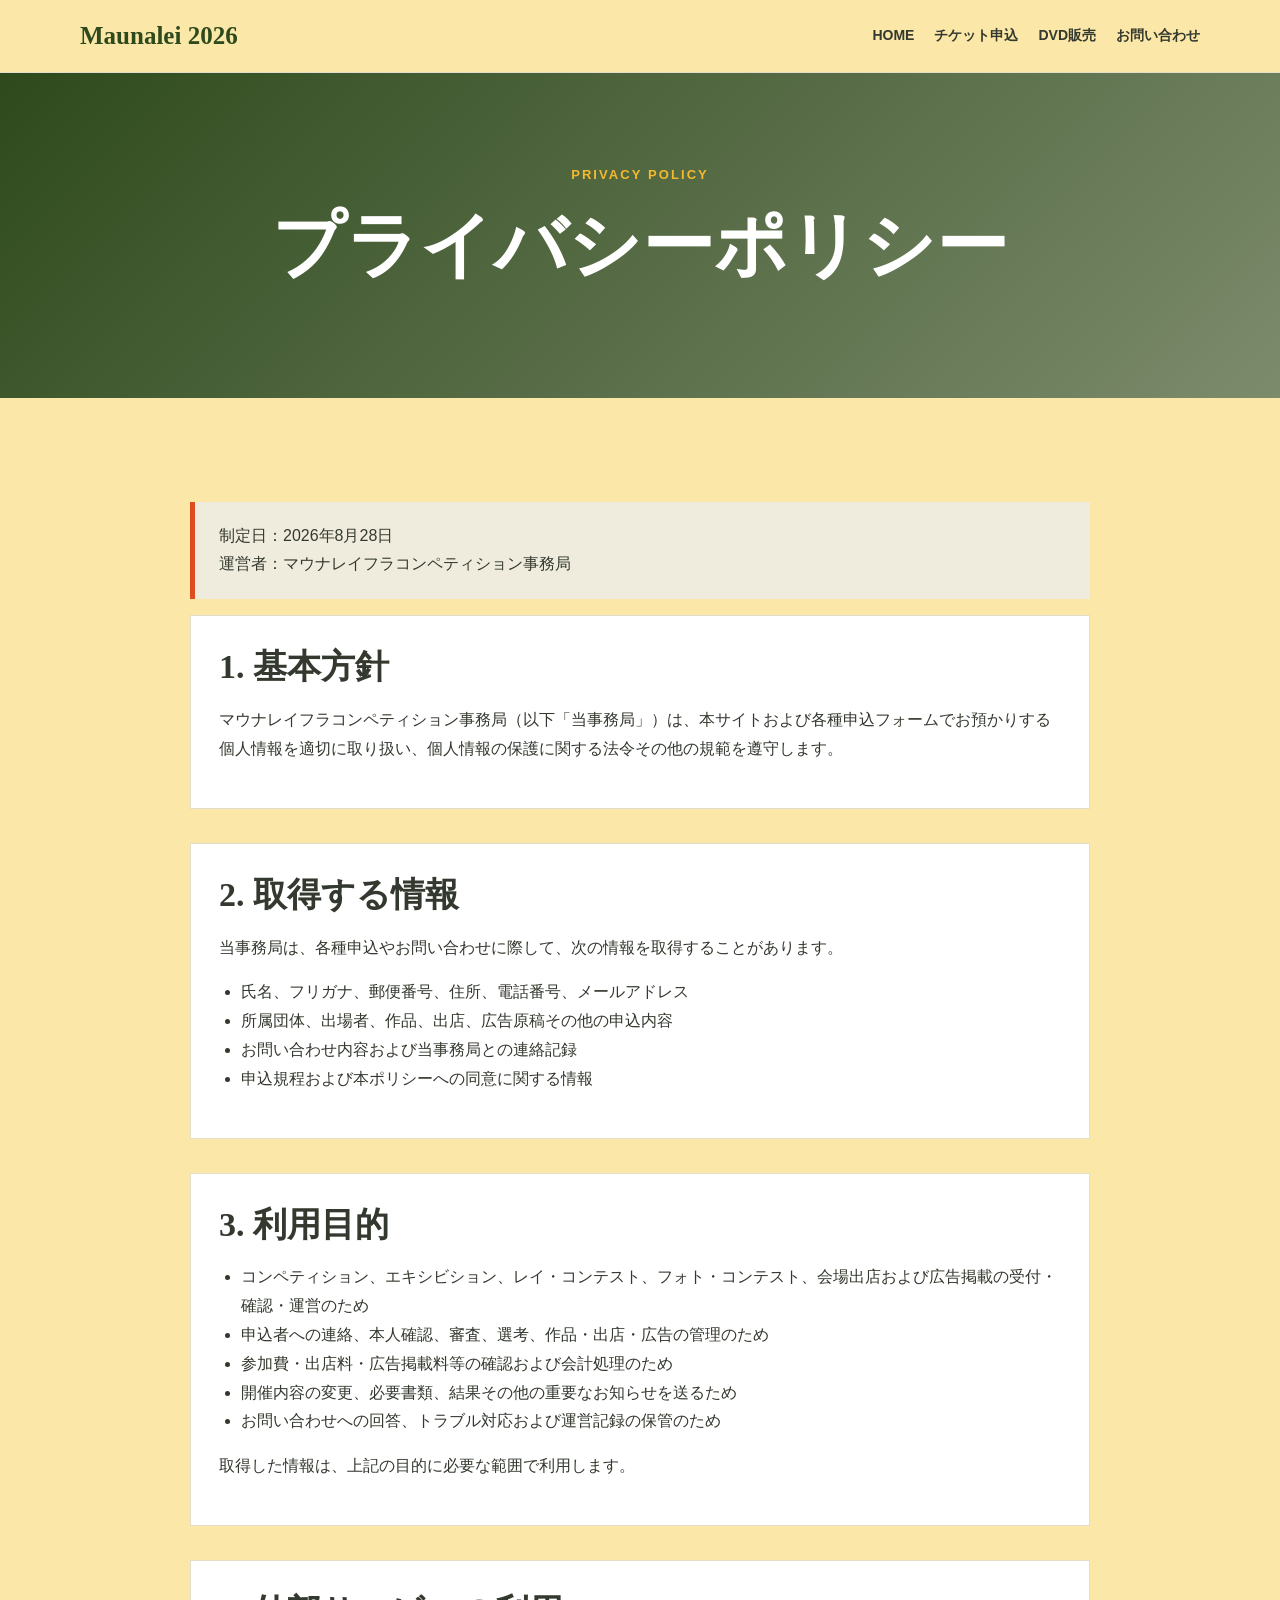
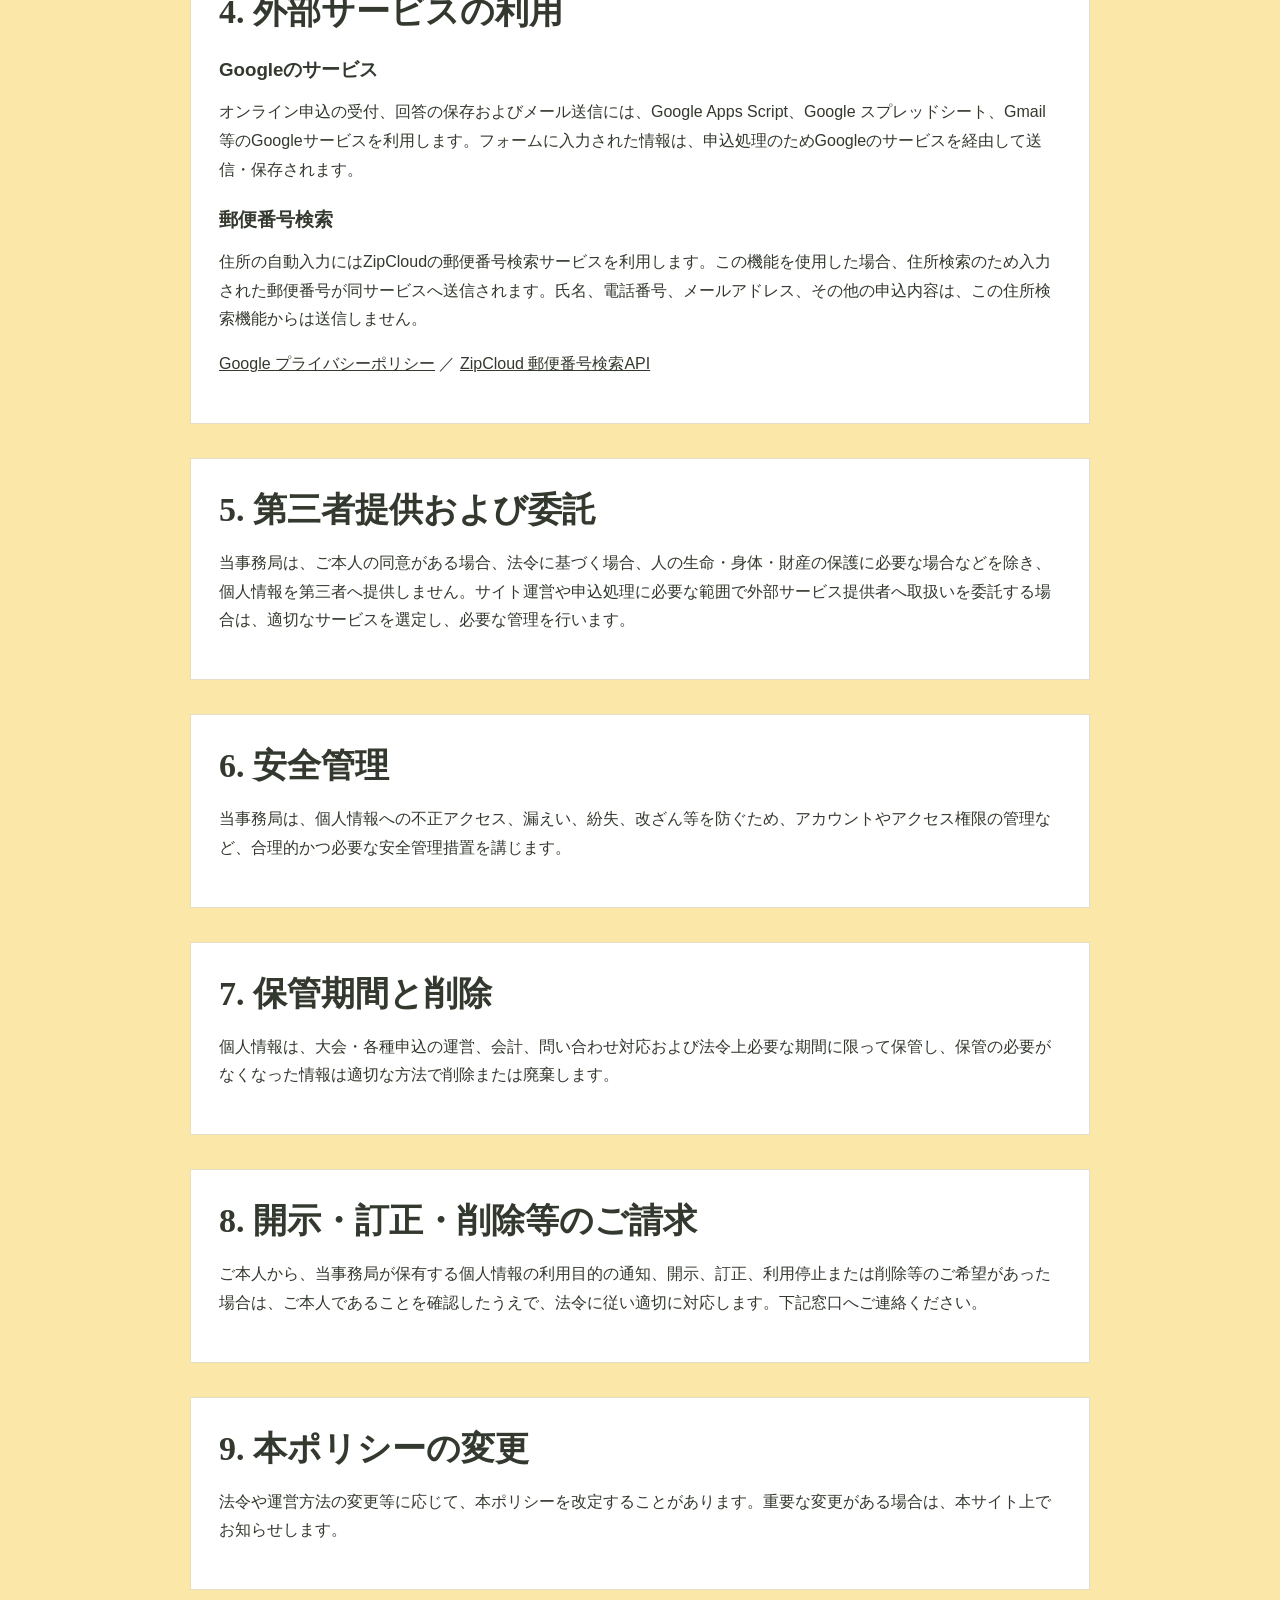
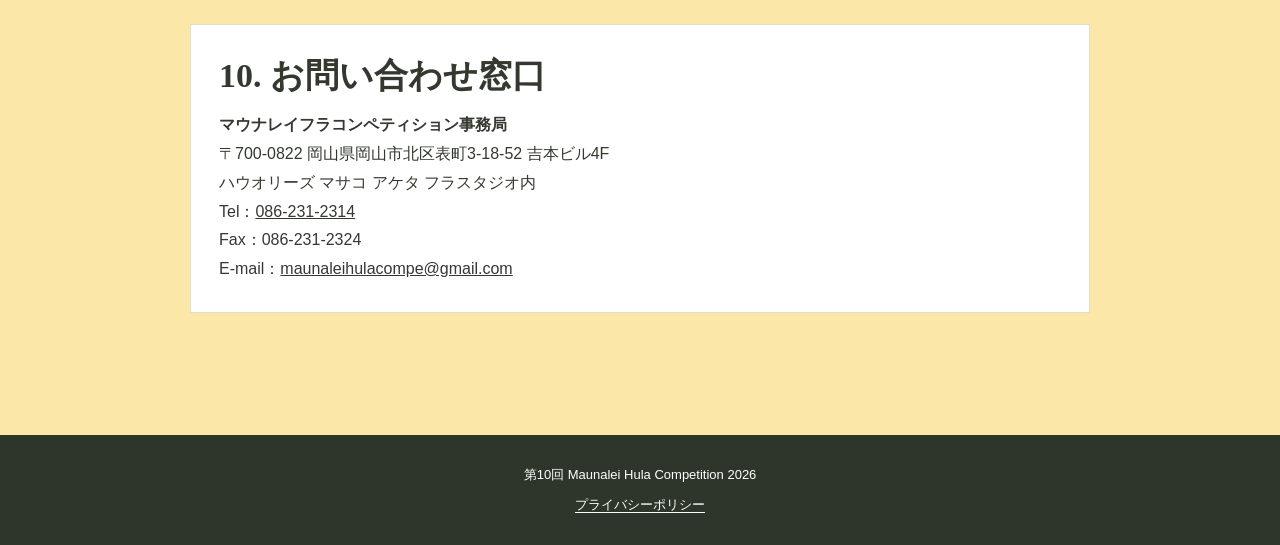
<file: 【Web公開用】このフォルダをNetlifyへアップロード/privacy.html>
<!doctype html><html lang="ja"><head><meta charset="utf-8"><meta name="viewport" content="width=device-width,initial-scale=1"><meta name="description" content="Maunalei Hula Competitionのプライバシーポリシー"><title>プライバシーポリシー | Maunalei 2026</title><link rel="canonical" href="https://maunalei2026.netlify.app/privacy.html"><link rel="icon" href="assets/images/maunalei-illustration.png"><link rel="stylesheet" href="assets/css/style.css"><link rel="stylesheet" href="assets/css/themes.css"><link rel="stylesheet" href="assets/css/privacy.css"></head><body class="theme-home">
<header class="site-header"><div class="wrap nav"><a class="brand" href="index.html">Maunalei 2026</a><button class="menu-button" aria-expanded="false" aria-label="メニューを開く">メニュー</button><nav class="nav-links" aria-label="メインナビゲーション"><a href="index.html">HOME</a><a href="ticket.html">チケット申込</a><a href="dvd.html">DVD販売</a><a href="#contact">お問い合わせ</a></nav></div></header>
<main><section class="page-hero"><div class="wrap"><div class="eyebrow">PRIVACY POLICY</div><h1>プライバシーポリシー</h1></div></section><div class="section"><div class="wrap policy"><p class="policy-meta">制定日：2026年8月28日<br>運営者：マウナレイフラコンペティション事務局</p>
<section><h2>1. 基本方針</h2><p>マウナレイフラコンペティション事務局（以下「当事務局」）は、本サイトおよび各種申込フォームでお預かりする個人情報を適切に取り扱い、個人情報の保護に関する法令その他の規範を遵守します。</p></section>
<section><h2>2. 取得する情報</h2><p>当事務局は、各種申込やお問い合わせに際して、次の情報を取得することがあります。</p><ul><li>氏名、フリガナ、郵便番号、住所、電話番号、メールアドレス</li><li>所属団体、出場者、作品、出店、広告原稿その他の申込内容</li><li>お問い合わせ内容および当事務局との連絡記録</li><li>申込規程および本ポリシーへの同意に関する情報</li></ul></section>
<section><h2>3. 利用目的</h2><ul><li>コンペティション、エキシビション、レイ・コンテスト、フォト・コンテスト、会場出店および広告掲載の受付・確認・運営のため</li><li>申込者への連絡、本人確認、審査、選考、作品・出店・広告の管理のため</li><li>参加費・出店料・広告掲載料等の確認および会計処理のため</li><li>開催内容の変更、必要書類、結果その他の重要なお知らせを送るため</li><li>お問い合わせへの回答、トラブル対応および運営記録の保管のため</li></ul><p>取得した情報は、上記の目的に必要な範囲で利用します。</p></section>
<section><h2>4. 外部サービスの利用</h2><h3>Googleのサービス</h3><p>オンライン申込の受付、回答の保存およびメール送信には、Google Apps Script、Google スプレッドシート、Gmail等のGoogleサービスを利用します。フォームに入力された情報は、申込処理のためGoogleのサービスを経由して送信・保存されます。</p><h3>郵便番号検索</h3><p>住所の自動入力にはZipCloudの郵便番号検索サービスを利用します。この機能を使用した場合、住所検索のため入力された郵便番号が同サービスへ送信されます。氏名、電話番号、メールアドレス、その他の申込内容は、この住所検索機能からは送信しません。</p><p><a href="https://policies.google.com/privacy?hl=ja" target="_blank" rel="noopener">Google プライバシーポリシー</a> ／ <a href="https://zipcloud.ibsnet.co.jp/doc/api" target="_blank" rel="noopener">ZipCloud 郵便番号検索API</a></p></section>
<section><h2>5. 第三者提供および委託</h2><p>当事務局は、ご本人の同意がある場合、法令に基づく場合、人の生命・身体・財産の保護に必要な場合などを除き、個人情報を第三者へ提供しません。サイト運営や申込処理に必要な範囲で外部サービス提供者へ取扱いを委託する場合は、適切なサービスを選定し、必要な管理を行います。</p></section>
<section><h2>6. 安全管理</h2><p>当事務局は、個人情報への不正アクセス、漏えい、紛失、改ざん等を防ぐため、アカウントやアクセス権限の管理など、合理的かつ必要な安全管理措置を講じます。</p></section>
<section><h2>7. 保管期間と削除</h2><p>個人情報は、大会・各種申込の運営、会計、問い合わせ対応および法令上必要な期間に限って保管し、保管の必要がなくなった情報は適切な方法で削除または廃棄します。</p></section>
<section><h2>8. 開示・訂正・削除等のご請求</h2><p>ご本人から、当事務局が保有する個人情報の利用目的の通知、開示、訂正、利用停止または削除等のご希望があった場合は、ご本人であることを確認したうえで、法令に従い適切に対応します。下記窓口へご連絡ください。</p></section>
<section><h2>9. 本ポリシーの変更</h2><p>法令や運営方法の変更等に応じて、本ポリシーを改定することがあります。重要な変更がある場合は、本サイト上でお知らせします。</p></section>
<section id="contact"><h2>10. お問い合わせ窓口</h2><address><strong>マウナレイフラコンペティション事務局</strong><br>〒700-0822 岡山県岡山市北区表町3-18-52 吉本ビル4F<br>ハウオリーズ マサコ アケタ フラスタジオ内<br>Tel：<a href="tel:0862312314">086-231-2314</a><br>Fax：086-231-2324<br>E-mail：<a href="mailto:maunaleihulacompe@gmail.com">maunaleihulacompe@gmail.com</a></address></section>
</div></div></main><footer class="site-footer"><div>第10回 Maunalei Hula Competition 2026</div><a href="privacy.html">プライバシーポリシー</a></footer><script src="assets/js/main.js"></script></body></html>
</file>
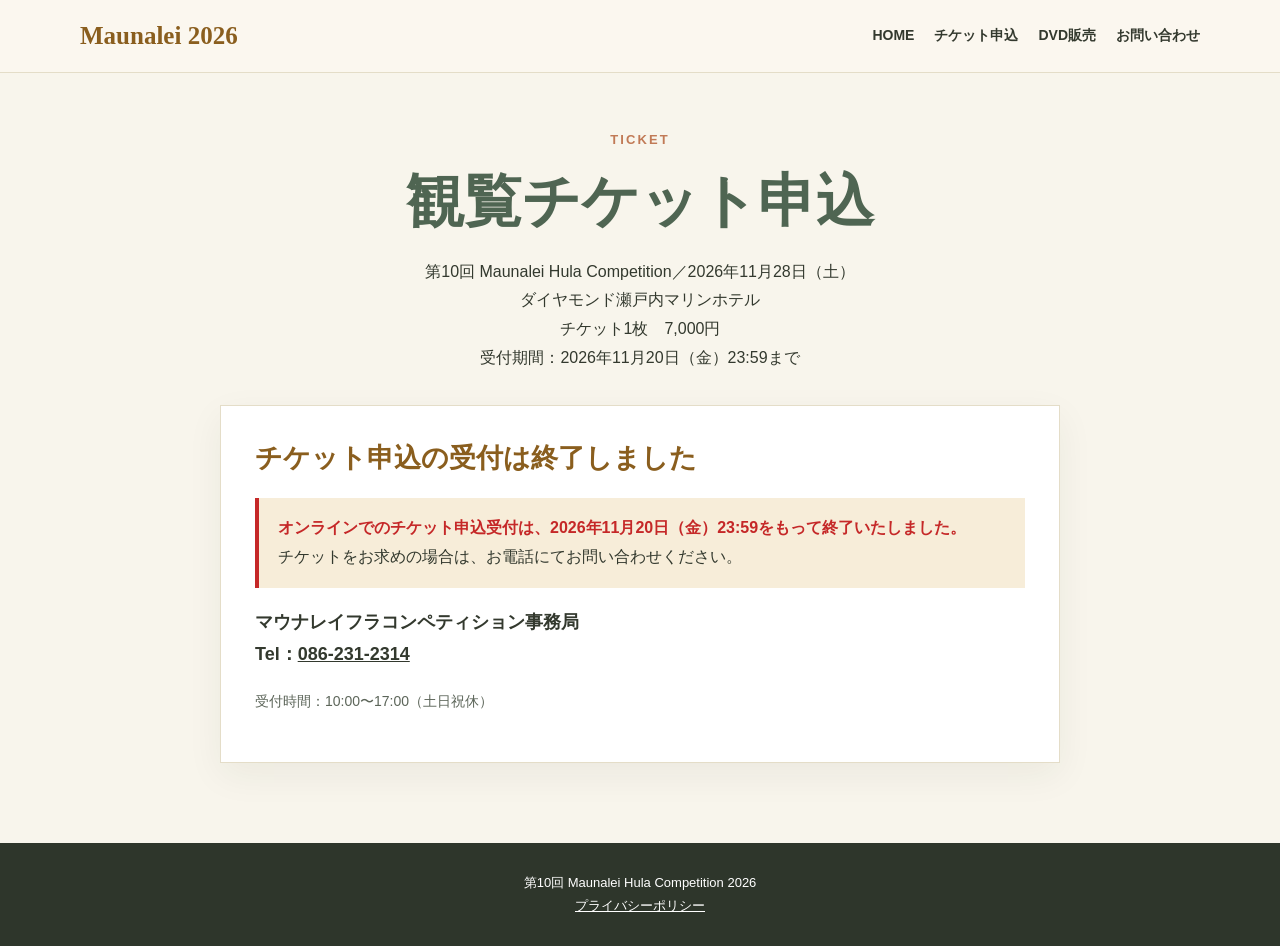
<file: 【Web公開用】このフォルダをNetlifyへアップロード/ticket.html>
<!doctype html><html lang="ja"><head><meta charset="utf-8"><meta name="viewport" content="width=device-width,initial-scale=1"><meta name="description" content="第10回 Maunalei Hula Competition 2026 観覧チケットお申込み"><title>チケット申込｜Maunalei 2026</title><link rel="canonical" href="https://maunalei2026.netlify.app/ticket.html"><link rel="icon" href="assets/images/maunalei-illustration.png"><meta property="og:type" content="website"><meta property="og:locale" content="ja_JP"><meta property="og:site_name" content="Maunalei Hula Competition 2026"><meta property="og:title" content="チケット申込｜Maunalei 2026"><meta property="og:description" content="第10回 Maunalei Hula Competition 2026 観覧チケットお申込み"><meta property="og:url" content="https://maunalei2026.netlify.app/ticket.html"><meta property="og:image" content="https://maunalei2026.netlify.app/assets/images/maunalei-flyer.jpg"><meta name="twitter:card" content="summary_large_image"><link rel="stylesheet" href="assets/css/style.css"><link rel="stylesheet" href="assets/css/themes.css"><link rel="stylesheet" href="assets/css/forms.css"><link rel="stylesheet" href="assets/css/postal.css"></head><body class="theme-ticket form-page">
<header class="site-header"><div class="wrap nav"><a class="brand" href="index.html">Maunalei 2026</a><button class="menu-button" aria-expanded="false" aria-label="メニューを開く">メニュー</button><nav class="nav-links" aria-label="メインナビゲーション"><a href="index.html">HOME</a><a href="ticket.html">チケット申込</a><a href="dvd.html">DVD販売</a><a href="#contact">お問い合わせ</a></nav></div></header>
<main class="form-shell"><div class="form-intro"><div class="eyebrow">TICKET</div><h1>観覧チケット申込</h1><p>第10回 Maunalei Hula Competition／2026年11月28日（土）<br>ダイヤモンド瀬戸内マリンホテル<br>チケット1枚　7,000円<br>受付期間：2026年11月20日（金）23:59まで</p></div><div id="ticketClosed" style="display:none"><section class="form-card"><h2>チケット申込の受付は終了しました</h2><div class="form-note" style="border-left-color:#c52828"><strong style="color:#c52828">オンラインでのチケット申込受付は、2026年11月20日（金）23:59をもって終了いたしました。</strong><br>チケットをお求めの場合は、お電話にてお問い合わせください。</div><p style="margin-top:18px;font-size:18px;font-weight:700">マウナレイフラコンペティション事務局<br>Tel：<a href="tel:0862312314">086-231-2314</a></p><p style="font-size:14px;color:#5c6559">受付時間：10:00〜17:00（土日祝休）</p></section></div>
<form id="ticketForm" data-application-form data-endpoint="https://script.google.com/macros/s/AKfycbw7KY9fPg0mv81CqtZXrT9VL-wECksbl3kH8fdO5yrPOj6KPlvKmMsAXlHDS20a4E1LGg/exec" action="https://script.google.com/macros/s/AKfycbw7KY9fPg0mv81CqtZXrT9VL-wECksbl3kH8fdO5yrPOj6KPlvKmMsAXlHDS20a4E1LGg/exec" method="post" target="submission-frame"><input type="hidden" name="formType" value="ticket"><section class="form-card"><h2>申込者情報</h2><div class="fields"><div class="field"><label>お申込み者名<span class="required">必須</span></label><input name="applicantName" required></div><div class="field"><label>フリガナ<span class="required">必須</span></label><input name="furigana" required></div><div class="field full postal-compact"><label>郵便番号<span class="required">必須</span></label><input name="postalCode" inputmode="numeric" required></div><div class="field full"><label>住所<span class="required">必須</span></label><input name="address" required></div><div class="field full phone-compact"><label>電話番号<span class="required">必須</span></label><input name="phone" type="tel" required></div><div class="field full"><label>メールアドレス<span class="required">必須</span></label><input name="email" type="email" required></div></div></section>
<section class="form-card"><h2>チケット枚数</h2><div class="fields"><div class="field"><label>ご希望枚数<span class="required">必須</span></label><input name="quantity" id="ticketQty" type="number" min="1" max="50" step="1" value="1" required></div></div><div class="field full" style="margin-top:20px"><span class="fieldset-title">チケットのお受け取り方法<span class="required">必須</span></span><div class="choices"><label class="choice"><input type="radio" name="deliveryMethod" value="郵送希望" checked required>郵送希望（送料500円）</label><label class="choice"><input type="radio" name="deliveryMethod" value="当日受付で受け渡し" required>当日受付で受け渡し（送料なし）</label></div></div><div class="field full" style="margin-top:20px"><span class="fieldset-title">お申込み金額</span><div class="fee-breakdown"><p>チケット単価：<span id="ticketUnit">7,000円</span></p><p>枚数：<span id="ticketQtyDisplay">1</span>枚</p><p>送料：<span id="ticketShipping">500円</span></p><p class="fee-total">合計金額：<span id="ticketTotal">7,500円</span></p></div><div class="form-note" style="margin-top:12px;border-left-color:#c52828"><strong style="color:#c52828">お支払いは「お振込み」のみです。</strong><br>当日会場でのお支払い（現金など）はお受けできません。<strong>当日受付でのお受け取りをご希望の場合も、事前のお振込みが必要です。</strong><br>郵送をご希望の方は、お振込みが確認できた後、発送いたします。<br>お振込先とお振込期限は、確認メールに記載しています。ご確認のうえ、期限内にお振込みをお願いいたします。</div></div><div class="field full" style="margin-top:20px"><label>備考</label><textarea name="notes" placeholder="ご要望などございましたらご記入ください。"></textarea></div></section>
<section class="form-card"><h2>確認と同意</h2><label class="agreement"><input type="checkbox" name="agreement" value="同意する" required><span>チケット代金、お振込み期限、ご入金後の変更・払い戻し不可などの案内および<a href="privacy.html" target="_blank" rel="noopener">プライバシーポリシー</a>を確認し、同意します。</span></label><p style="margin-top:14px;font-size:13px;color:#6b5636">※送信後、ご登録のメールアドレスに確認メールをお送りします。届かない場合は、メールアドレスの入力間違いの可能性がございますので、Maunalei事務局までご確認をお願いいたします。</p><div class="submit-row"><button class="button" type="submit">申込内容を送信する</button></div><p class="form-status" role="status"></p></section></form><iframe name="submission-frame" hidden></iframe></main><footer class="site-footer"><div>第10回 Maunalei Hula Competition 2026</div><a href="privacy.html">プライバシーポリシー</a></footer><script src="assets/js/forms.js"></script><script src="assets/js/main.js"></script><script>(function(){
  var qty=document.getElementById('ticketQty');
  var qtyDisplay=document.getElementById('ticketQtyDisplay');
  var total=document.getElementById('ticketTotal');
  var shipping=document.getElementById('ticketShipping');
  var radios=document.querySelectorAll('input[name="deliveryMethod"]');
  function update(){
    var n=parseInt(qty.value,10);
    if(!n||n<1)n=1;
    var mail=document.querySelector('input[name="deliveryMethod"]:checked').value==='郵送希望';
    var fee=mail?500:0;
    qtyDisplay.textContent=n;
    shipping.textContent=mail?'500円':'0円（当日受付で受け渡し）';
    total.textContent=(n*7000+fee).toLocaleString('ja-JP')+'円';
  }
  if(new Date().getTime()>=new Date('2026-11-21T00:00:00+09:00').getTime()){
    document.getElementById('ticketForm').style.display='none';
    document.getElementById('ticketClosed').style.display='block';
  }
  qty.addEventListener('input',update);
  radios.forEach(function(r){r.addEventListener('change',update)});
  qty.form.addEventListener('reset',function(){setTimeout(update,0)});
  update();
})();</script></body></html>
</file>
<file: 【Web公開用】このフォルダをNetlifyへアップロード/assets/css/style.css>
:root{--green:#4F6552;--green2:#7C8B6C;--yellow:#E9DCC0;--orange:#C17A56;--cream:#FBF7EF;--ink:#33392E;--brown:#4A4038;--navy:#3B5860;--line:#E4DDC8;--white:#fff;--max:1120px}*{box-sizing:border-box}html{scroll-behavior:smooth}body{margin:0;background:var(--cream);color:var(--ink);font-family:"Noto Sans JP","Yu Gothic",sans-serif;line-height:1.8}img{display:block;max-width:100%;height:auto}a{color:inherit}.wrap{width:min(var(--max),calc(100% - 40px));margin:auto}.site-header{position:sticky;top:0;z-index:30;background:rgba(251,247,239,.96);border-bottom:1px solid var(--line);backdrop-filter:blur(10px)}.nav{min-height:72px;display:flex;align-items:center;justify-content:space-between;gap:24px}.brand{font:700 25px Georgia,serif;color:var(--green);text-decoration:none}.nav-links{display:flex;align-items:center;gap:20px}.nav-links a{text-decoration:none;font-size:14px;font-weight:600}.menu-button{display:none;border:0;background:var(--green);color:#fff;padding:9px 13px;border-radius:4px;font-weight:600}.hero{padding:100px 0;background:linear-gradient(135deg,var(--yellow),#FBF3E3);overflow:hidden}.hero-grid{display:grid;grid-template-columns:1.15fr .85fr;gap:55px;align-items:center}.eyebrow{font-size:13px;letter-spacing:.16em;font-weight:700;color:var(--orange)}h1,h2,h3{line-height:1.35}h1,h2{font-family:"Yu Mincho",serif}h1{margin:12px 0;font-size:clamp(46px,8vw,98px);color:var(--green)}h1 small{display:block;font:700 clamp(24px,4vw,48px)/1.3 "Noto Sans JP",sans-serif}.lead{font-family:"Yu Mincho",serif;font-size:clamp(19px,2.4vw,28px);font-weight:700}.meta{display:flex;flex-wrap:wrap;gap:10px;margin-top:25px}.pill{padding:6px 13px;border:1px solid var(--green);border-radius:999px;background:#ffffff88;font-weight:600}.section{padding:88px 0}.alt{background:#F0ECDD}.dark{background:var(--brown);color:#fff}.navy{background:var(--navy);color:#fff}.section-head{text-align:center;max-width:780px;margin:0 auto 42px}.section-head h2{margin:7px 0;font-size:clamp(32px,5vw,52px)}.grid-2,.grid-3,.grid-4{display:grid;gap:22px}.grid-2{grid-template-columns:repeat(2,1fr)}.grid-3{grid-template-columns:repeat(3,1fr)}.grid-4{grid-template-columns:repeat(4,1fr)}.card{background:#fff;border:1px solid var(--line);padding:30px;color:var(--ink)}.card h3{font-size:25px;margin:7px 0}.card .tag{color:var(--orange);font-size:12px;letter-spacing:.12em;font-weight:700}.facts .card{border-top:5px solid var(--green)}.button-row{display:flex;flex-wrap:wrap;justify-content:center;gap:12px;margin-top:30px}.button{display:inline-flex;align-items:center;justify-content:center;min-height:52px;padding:11px 23px;border-radius:5px;background:var(--orange);color:#fff;text-decoration:none;font:700 16px/1.4 inherit;font-family:"Noto Sans JP","Yu Gothic",sans-serif}.button.line{background:#06c755}.button.secondary{background:#fff;color:var(--green);border:1px solid var(--green)}.button.pending{background:#9a9488;cursor:not-allowed}.split{display:grid;grid-template-columns:1fr 1fr;gap:55px;align-items:center}.split>*{min-width:0}.flyer{width:100%;max-width:520px;margin:auto;border:10px solid #fff;box-shadow:0 18px 50px #3B4A3833}.illustration{width:100%;max-width:430px;margin:auto;background:#fff;padding:20px}.notice{margin-top:25px;padding:20px 24px;background:#fff;border-left:5px solid var(--orange);color:var(--ink)}details{background:#fff;border:1px solid var(--line);color:var(--ink);margin:12px 0}summary{cursor:pointer;padding:18px 22px;font-weight:700}.detail{padding:0 22px 20px}.contact{text-align:center}.contact address{font-style:normal}.contact .button-row{margin-top:22px}.site-footer{padding:28px 20px;text-align:center;background:#2E362B;color:#fff;font-size:13px}.page-hero{padding:90px 0;text-align:center;background:linear-gradient(135deg,var(--green),var(--green2));color:#fff}.page-hero h1{color:#fff;font-size:clamp(38px,7vw,72px)}.page-hero .eyebrow{color:var(--yellow)}.price{font-size:25px;font-weight:700}.steps{counter-reset:step}.step:before{counter-increment:step;content:"0" counter(step);display:block;font:700 38px Georgia;color:#B7C0A6}.check-list{padding-left:1.25em}.check-list li{margin:7px 0}@media(max-width:820px){.hero-grid,.split{grid-template-columns:1fr}.grid-4,.grid-3{grid-template-columns:repeat(2,1fr)}.nav-links{display:none;position:absolute;top:72px;left:0;right:0;padding:18px 20px;background:var(--cream);border-bottom:1px solid var(--line);flex-direction:column;align-items:stretch}.nav-links.open{display:flex}.menu-button{display:block}.hero{text-align:center;padding:72px 0}.meta{justify-content:center}.section{padding:70px 0}}@media(max-width:560px){.wrap{width:calc(100% - 28px)}.grid-2,.grid-3,.grid-4{grid-template-columns:1fr}.hero{padding:58px 0}.page-hero{padding:65px 0}.section{padding:58px 0}.card{padding:24px}.button{width:100%;font-size:17px}.nav{min-height:64px}.nav-links{top:64px}}
</file>
<file: 【Web公開用】このフォルダをNetlifyへアップロード/assets/css/themes.css>
body.theme-home{--theme:#4F6552;--theme2:#7C8B6C;--accent:#C17A56;--soft:#F6D879;--yellow:#F4B92E;--orange:#DD4E1E;--green:#2E4A1C;background:#FBE7A8}
body.theme-competition{--theme:#54684A;--theme2:#7C8B6C;--accent:#C17A56;--soft:#EEEEDF}
body.theme-lei-photo{--theme:#8A6070;--theme2:#B08494;--accent:#C17A56;--soft:#F3EAEC}
body.theme-vendor{--theme:#3B5860;--theme2:#5C8078;--accent:#C17A56;--soft:#E9F0EE}
body.theme-ticket{--theme:#8A5E1E;--theme2:#C79A45;--accent:#C17A56;--soft:#F7EDD9}
body.theme-dvd{--theme:#46597A;--theme2:#7C8FB5;--accent:#C17A56;--soft:#EDF0F7}
body:not(.theme-home) .brand{color:var(--theme)}
body:not(.theme-home) .menu-button{background:var(--theme)}
body:not(.theme-home) .page-hero{background:linear-gradient(135deg,var(--theme),var(--theme2))}
body:not(.theme-home) .page-hero .eyebrow{color:#EEDFC4}
body:not(.theme-home) .section-head .eyebrow,body:not(.theme-home) .card .tag{color:var(--accent)}
body:not(.theme-home) .facts .card{border-top-color:var(--theme)}
body:not(.theme-home) .alt{background:var(--soft)}
body:not(.theme-home) .button:not(.line):not(.pending){background:var(--accent)}
body.theme-lei-photo .dark{background:#6B4E5A}
body.theme-vendor .navy{background:#3B5860}
.contact .line-contact{display:inline-flex;min-width:220px}
.theme-home .hero{position:relative;isolation:isolate;background:linear-gradient(135deg,var(--yellow),#F7CD5C)}
.theme-home .alt{background:var(--soft)}
.theme-home .site-header{background:rgba(251,231,168,.94)}
.theme-home .hero:before{content:"";position:absolute;z-index:0;inset:0;background:url("../images/maunalei-illustration.png") center/130% auto no-repeat;opacity:.14;mix-blend-mode:multiply;pointer-events:none}
.theme-home .hero-grid{position:relative;z-index:1;grid-template-columns:1fr}
.theme-home .hero-grid>div{max-width:790px}
.theme-home .hero .illustration{display:none}
@media(max-width:560px){.contact .line-contact{width:100%}}
@media(max-width:820px){.theme-home .hero:before{inset:0;background-position:center;background-size:auto 135%;opacity:.1}.theme-home .hero-grid>div{max-width:none}}
</file>
<file: 【Web公開用】このフォルダをNetlifyへアップロード/assets/css/home-enhancements.css>
.hero h1{
  font-family:"Noto Sans JP","Hiragino Sans","Yu Gothic",sans-serif;
  font-weight:700;
  letter-spacing:-.01em;
  -webkit-text-stroke:5px #fff;
  paint-order:stroke fill;
  text-shadow:0 3px 10px rgba(46,74,28,.25);
}
.hero h1 small{
  margin-top:.08em;
  font-weight:700;
  letter-spacing:-.01em;
  -webkit-text-stroke:5px #fff;
  paint-order:stroke fill;
  text-shadow:0 3px 10px rgba(46,74,28,.25);
}
</file>
<file: 【Web公開用】このフォルダをNetlifyへアップロード/assets/css/forms.css>
.form-page{background:#f8f5ec}.form-shell{width:min(840px,calc(100% - 40px));margin:55px auto 80px}.form-intro{text-align:center;margin-bottom:32px}.form-intro h1{font-size:clamp(34px,6vw,58px)}.form-card{background:#fff;border:1px solid var(--line);padding:34px;margin:20px 0;box-shadow:0 12px 35px rgba(34,45,20,.06)}.form-card h2{margin:0 0 22px;font-size:27px;color:var(--theme)}.fields{display:grid;grid-template-columns:1fr 1fr;gap:20px}.field{display:grid;gap:7px}.field.full{grid-column:1/-1}.field label{font-weight:700}.fieldset-title{display:block;font-weight:700;font-size:18px;color:var(--theme);margin-bottom:4px}.required{color:#c52828;font-size:12px;margin-left:5px}.field input,.field select,.field textarea{width:100%;padding:12px 13px;border:1px solid #bcb8ad;border-radius:4px;background:#fff;color:var(--ink);font:inherit}.field textarea{min-height:115px;resize:vertical}.choices{display:flex;flex-wrap:wrap;gap:12px 22px}.choice{display:flex;align-items:center;gap:7px;font-size:14px;font-weight:400;color:#5c6559}.choice input{width:auto}.form-note{padding:16px 19px;background:var(--soft);border-left:4px solid var(--accent)}.fee-breakdown{background:var(--soft);padding:16px 19px;border-radius:4px}.fee-breakdown p{margin:5px 0;font-size:15px;color:var(--ink)}.fee-breakdown .fee-total{margin-top:10px;padding-top:10px;border-top:1px dashed #bbb;font-size:20px;font-weight:700;color:var(--theme)}.agreement{display:flex;align-items:flex-start;gap:10px;font-weight:600}.agreement input{margin-top:7px}.submit-row{text-align:center;margin-top:28px}.submit-row .button{border:0;cursor:pointer;min-width:260px}.form-status{display:none;margin:18px auto 0;padding:14px;max-width:620px;border-radius:4px}.form-status.show{display:block}.form-status.error{background:#ffe4e4;color:#792222}.form-status.success{background:#e2f5e6;color:#205d2d}.second-work{margin-top:20px;padding-top:25px;border-top:1px dashed #aaa}.back-link{display:inline-block;margin-bottom:18px;color:var(--theme);font-weight:700}@media(max-width:620px){.form-shell{width:calc(100% - 28px);margin-top:35px}.form-card{padding:23px}.fields{grid-template-columns:1fr}.field.full{grid-column:auto}.submit-row .button{width:100%;min-width:0}}
</file>
<file: 【Web公開用】このフォルダをNetlifyへアップロード/assets/css/postal.css>
.postal-status{display:block;margin-top:4px;color:#6d675d;font-size:12px}
.postal-status.searching{color:#846312}
.postal-status.success{color:#20713a}
.postal-status.error{color:#a12828}
.phone-compact input{max-width:320px}
.postal-compact input{max-width:220px}
@media(max-width:620px){.phone-compact input,.postal-compact input{max-width:100%}}
.form-status strong{display:block;margin-bottom:6px;text-align:center;font-size:1.25em;font-weight:900}
</file>
<file: 【Web公開用】このフォルダをNetlifyへアップロード/assets/css/embedded-forms.css>
.embedded-forms{background:#f8f5ec}
.form-shell.embedded{width:100%;margin:0;padding:24px}
.form-shell.embedded .form-card{box-shadow:none}
.form-disclosure{border:1px solid var(--line);margin:18px 0;background:#fff}
.form-disclosure>summary{padding:20px 24px;background:var(--theme);color:#fff;font-size:20px;font-weight:700;list-style:none}
.form-disclosure>summary::-webkit-details-marker{display:none}
.form-disclosure>summary:after{content:"＋";float:right}
.form-disclosure[open]>summary:after{content:"−"}
.application-block{max-width:900px;margin:24px auto 38px;padding:26px;background:#fff;border:1px solid var(--line)}
.application-block>h3{text-align:center;font-size:25px;color:var(--theme);margin:0 0 12px}
.document-actions{display:flex;flex-direction:column;align-items:center;justify-content:center;margin:10px 0 24px;text-align:center}
.document-actions p{margin:0 0 13px;font-weight:600}
.document-actions .button{min-width:280px}
.online-form-action{display:flex;justify-content:center;padding-top:20px;border-top:1px dashed #bbb}
.online-form-action .button{min-width:360px}
@media(max-width:620px){
  .form-shell.embedded{padding:10px}
  .form-disclosure>summary{padding:17px;font-size:17px}
  .application-block{padding:22px 16px}
  .document-actions .button,.online-form-action .button{width:100%;min-width:0;padding:11px 14px;text-align:center;white-space:normal;line-height:1.45;overflow-wrap:anywhere}
}
</file>
<file: 【Web公開用】このフォルダをNetlifyへアップロード/assets/css/privacy.css>
.site-footer a{display:inline-block;margin-top:7px;color:#fff;text-underline-offset:3px}
.policy{max-width:900px}
.policy section{margin:0 0 34px;padding:28px;background:#fff;border:1px solid var(--line)}
.policy h2{margin:0 0 12px;font-size:clamp(24px,4vw,34px)}
.policy h3{margin:22px 0 6px}
.policy ul{padding-left:1.4em}
.policy address{font-style:normal}
.policy .policy-meta{padding:20px 24px;background:#F0ECDD;border-left:5px solid var(--orange)}
@media(max-width:560px){.policy section{padding:22px 20px}}
</file>
